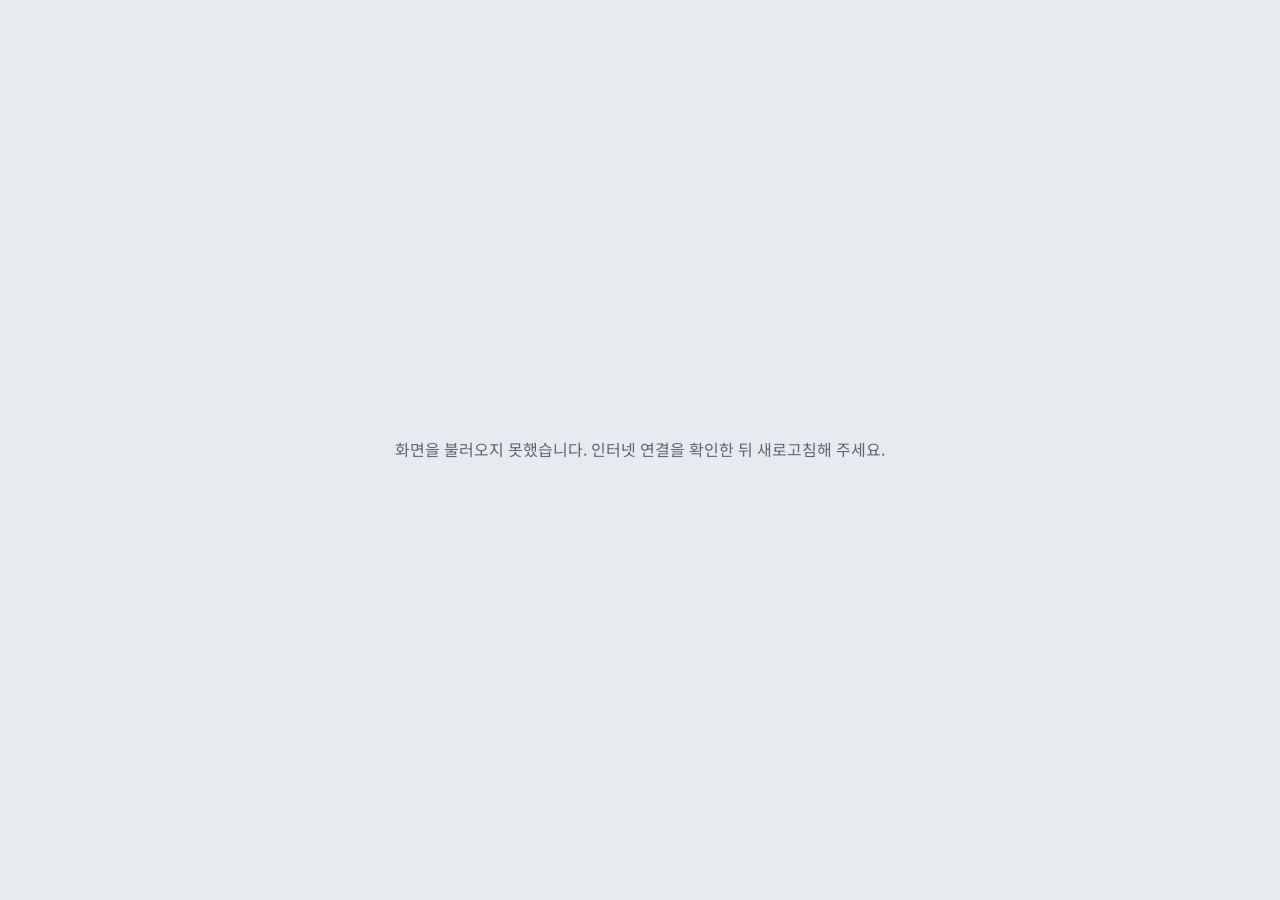
<file: index.html>
<!DOCTYPE html>
<html lang="ko">
<head>
<meta charset="utf-8">
<meta name="viewport" content="width=device-width, initial-scale=1">
<title>디지털 평가 문항 평정</title>
<link rel="preconnect" href="https://fonts.googleapis.com">
<link rel="preconnect" href="https://fonts.gstatic.com" crossorigin>
<link href="https://fonts.googleapis.com/css2?family=Noto+Sans+KR:wght@400;500;700&family=Noto+Serif+KR:wght@400;600;700&display=swap" rel="stylesheet">
<link rel="stylesheet" href="items/item.css">
<style>
  :root {
    color-scheme: light;
    --app: #E7EBEF;
    --panel: #FFFFFF;
    --ink: #1E2530;
    --muted: #5B6573;
    --line: #D3D9E0;
    --accent: #24467A;
    --accent-soft: #E4EBF5;
    --warn: #A33A2B;
    --sans: 'Noto Sans KR', 'Apple SD Gothic Neo', 'Malgun Gothic', sans-serif;
    --serif: 'Noto Serif KR', 'AppleMyungjo', 'Batang', serif;
  }
  * { box-sizing: border-box; }
  html, body { margin: 0; height: 100%; }
  body {
    background: var(--app); color: var(--ink);
    font-family: var(--sans); font-size: 16px; line-height: 1.6;
    word-break: keep-all; -webkit-text-size-adjust: 100%;
  }
  button { font: inherit; color: inherit; }
  :focus-visible { outline: 3px solid var(--accent); outline-offset: 2px; }

  /* ================= 앱 틀 (조사 화면) ================= */
  #app { display: flex; flex-direction: column; height: 100vh; height: 100dvh; }
  .top { background: var(--panel); border-bottom: 1px solid var(--line); padding: 8px 24px 0; flex: none; }
  .top-row { display: flex; align-items: baseline; gap: 16px; min-height: 28px; }
  .app-title { font-weight: 700; font-size: 17px; }
  .where { color: var(--muted); font-size: 15px; }
  .count { margin-left: auto; font-weight: 700; font-size: 17px; font-variant-numeric: tabular-nums; }
  /* 문항 번호 칩(.chip)은 손가락으로 누르는 버튼이라 크기(40px)는 그대로 두고, 위아래 여백만 줄였습니다. */
  .chips { display: flex; gap: 8px; padding: 6px 0 8px; overflow-x: auto; }
  .chip {
    flex: none; width: 40px; height: 40px; border-radius: 50%;
    border: 1.5px solid var(--line); background: var(--panel);
    font-weight: 500; cursor: pointer; font-variant-numeric: tabular-nums;
  }
  .chip.done { background: var(--accent-soft); border-color: var(--accent-soft); color: var(--accent); }
  .chip.cur { border-color: var(--accent); background: var(--accent); color: #fff; }
  .chip.missing { border-color: var(--warn); color: var(--warn); }
  .bar { height: 4px; margin: 0 -24px; background: var(--line); }
  .bar span { display: block; height: 100%; background: var(--accent); }
  .top:not(:has(.chips)) .top-row { padding-bottom: 12px; }
  .main { flex: 1; min-height: 0; overflow-y: auto; }
  .bottom {
    flex: none; background: var(--panel); border-top: 1px solid var(--line);
    display: flex; align-items: center; gap: 12px; padding: 10px 24px; min-height: 64px;
  }
  .msg { color: var(--warn); font-size: 15px; flex: 1; }
  .btn {
    min-height: 48px; min-width: 120px; padding: 0 24px; border-radius: 8px;
    border: 1.5px solid var(--line); background: var(--panel); font-weight: 500; cursor: pointer;
  }
  .btn.primary { background: var(--accent); border-color: var(--accent); color: #fff; margin-left: auto; }
  .btn:disabled { opacity: .4; cursor: default; }

  .sheet { max-width: 760px; margin: 0 auto; padding: 36px 24px 56px; }
  .sheet h1 { font-size: 24px; margin: 0 0 12px; }
  .lead { color: var(--muted); margin: 0 0 24px; white-space: pre-line; }
  .notice {
    border-left: 4px solid var(--accent); background: var(--accent-soft);
    padding: 14px 18px; margin: 0 0 28px; border-radius: 0 8px 8px 0; white-space: pre-line;
  }
  .field { border: 0; margin: 0 0 28px; padding: 0; min-width: 0; }
  .field legend { font-weight: 700; margin-bottom: 12px; padding: 0; }
  .field.missing legend { color: var(--warn); }
  .opts { display: flex; flex-wrap: wrap; gap: 10px; }
  .opt {
    min-height: 48px; padding: 0 20px; border-radius: 8px;
    border: 1.5px solid var(--line); background: var(--panel); cursor: pointer; text-align: left;
  }
  .opts.col { flex-direction: column; }
  .opts.col .opt { width: 100%; padding: 12px 18px; }
  .opt.on { border-color: var(--accent); background: var(--accent-soft); color: var(--accent); font-weight: 700; }
  textarea {
    width: 100%; font: inherit; padding: 12px 14px; border-radius: 8px;
    border: 1.5px solid var(--line); background: var(--panel); resize: vertical;
  }
  .field.missing textarea { border-color: var(--warn); }
  .code-input {
    width: 100%; max-width: 280px; min-height: 52px; padding: 0 16px;
    border-radius: 8px; border: 1.5px solid var(--line); background: var(--panel);
    font: inherit; font-size: 20px; font-weight: 700; letter-spacing: .12em; text-transform: uppercase;
  }
  .field.missing .code-input { border-color: var(--warn); }
  .debrief { white-space: pre-line; }
  .center { display: flex; align-items: center; justify-content: center; height: 100%; color: var(--muted); padding: 24px; text-align: center; }

  /* ================= 평정 화면 ================= */
  .rate { display: grid; grid-template-columns: minmax(0, 1fr) 420px; height: 100%; }
  .stage { display: flex; flex-direction: column; gap: 6px; padding: 10px 18px 12px; min-height: 0; }
  .stage-bar { display: flex; align-items: center; gap: 12px; flex: none; }
  .stage-note { color: var(--muted); font-size: 13px; margin: 0; }
  .stage-btn {
    margin-left: auto; flex: none; min-height: 32px; padding: 0 14px;
    border-radius: 8px; border: 1.5px solid var(--line); background: var(--panel);
    font-size: 14px; cursor: pointer;
  }
  .stage-area { flex: 1; min-height: 0; display: flex; align-items: center; justify-content: center; }
  .device {
    background: #2A2F36; border-radius: 22px; padding: 14px;
    box-shadow: 0 6px 24px rgba(20, 30, 45, .18);
  }
  /* 문항 화면: 고정 크기로 그린 뒤 통째로 확대·축소 (모든 평정자가 같은 배치를 봄) */
  .screen { position: relative; overflow: hidden; background: #fff; border-radius: 10px; }
  .canvas { position: absolute; top: 0; left: 0; transform-origin: top left; overflow: hidden; }
  .screen-scroll { position: absolute; inset: 0; overflow-y: auto; container-type: inline-size; }

  /* 전체 화면으로 키워 보기 */
  body.fullscreen .device {
    position: fixed; inset: 0; z-index: 900; border-radius: 0; padding: 0;
    display: flex; align-items: center; justify-content: center; background: #1B1F25;
  }
  body.fullscreen .screen { border-radius: 0; }
  #fsclose { display: none; }
  body.fullscreen #fsclose {
    display: block; position: fixed; z-index: 901; top: 16px; right: 16px;
    min-height: 44px; padding: 0 18px; border-radius: 8px;
    border: 0; background: rgba(255, 255, 255, .92); font-weight: 500; cursor: pointer;
  }

  /* 창이 좁을 때 안내 */
  #narrow {
    display: none; position: fixed; inset: 0; z-index: 1200; background: var(--app);
    align-items: center; justify-content: center; padding: 28px; text-align: center;
  }
  body.narrow #narrow { display: flex; }
  #narrow p { max-width: 24em; margin: 0; white-space: pre-line; line-height: 1.8; }

  .panel { background: var(--panel); border-left: 1px solid var(--line); overflow-y: auto; padding: 22px 22px 40px; }
  .panel h2 { font-size: 18px; margin: 0 0 6px; }
  .lock-note {
    margin: 0 0 18px; padding: 10px 14px; border-radius: 8px;
    background: #FFF4E5; color: #7A4A00; font-size: 15px;
  }
  .panel.open .lock-note { display: none; }
  .panel.locked .rate-btn { opacity: .35; pointer-events: none; }
  .rate-btn {
    border: 1.5px solid var(--line); background: var(--panel); border-radius: 8px; cursor: pointer;
  }
  .rb-n { font-size: 17px; font-weight: 700; }
  .rate-btn.on { border-color: var(--accent); background: var(--accent-soft); color: var(--accent); }
  .rate-btn.on .rb-t { color: var(--accent); }
  .crit { border: 1px solid var(--line); border-radius: 10px; padding: 14px 14px 12px; margin: 0 0 14px; min-width: 0; }
  .crit.missing { border-color: var(--warn); }
  .crit legend { padding: 0 6px; margin-left: -6px; font-weight: 700; font-size: 16px; }
  .crit.missing legend { color: var(--warn); }
  .crit-def { margin: 0 0 10px; color: var(--muted); font-size: 14px; }
  .crit-cue { color: var(--ink); font-size: 15px; font-weight: 600; }
  .rb-t b { font-weight: 700; }
  /* 시작하기 전에 */
  .guide .g-h { font-size: 18px; margin: 28px 0 12px; }
  .g-steps { list-style: none; margin: 0; padding: 0; display: grid; grid-template-columns: repeat(3, 1fr); gap: 12px; }
  .g-steps li { position: relative; background: var(--panel); border: 1px solid var(--line); border-radius: 12px; padding: 16px 16px 14px; display: flex; flex-direction: column; gap: 6px; font-size: 14.5px; }
  .g-steps.two { grid-template-columns: repeat(2, 1fr); }
  .g-steps li + li::before { content: '→'; position: absolute; left: -12px; top: 50%; transform: translate(-50%, -50%); color: var(--muted); font-size: 18px; }
  .g-steps b { font-size: 17px; }
  .g-n { width: 28px; height: 28px; border-radius: 8px; background: #263445; color: #fff; display: flex; align-items: center; justify-content: center; font-weight: 700; }
  .g-tag { font-style: normal; display: inline-block; padding: 1px 8px; border-radius: 6px; font-size: 13.5px; font-weight: 700; border: 1.5px solid; }
  .g-tag.met { color: var(--accent); border-color: var(--accent); background: var(--accent-soft); }
  .g-tag.unmet { color: #9A3412; border-color: #C2410C; background: #FFF1E8; }
  .g-tag.na { color: var(--muted); border-color: var(--line); background: #fff; }
  .g-badge { font-style: normal; display: inline-flex; width: 20px; height: 20px; border-radius: 50%; background: #E0342B; color: #fff; font-size: 12px; font-weight: 700; align-items: center; justify-content: center; vertical-align: 1px; }
  .g-screen { position: relative; width: 420px; max-width: 100%; border-radius: 12px; background: #E9EDF2; border: 1px solid var(--line); overflow: visible; }
  .g-bar { display: flex; justify-content: space-between; padding: 6px 12px; font-size: 13px; color: var(--muted); background: #fff; border-radius: 12px 12px 0 0; border-bottom: 1px solid var(--line); }
  .g-bar.bottom { background: transparent; border: 0; border-radius: 0 0 12px 12px; justify-content: center; gap: 40px; }
  .g-bar span { border: 1px solid var(--line); border-radius: 5px; padding: 0 6px; }
  .g-item { margin: 10px 12px 0; height: 120px; background: #fff; border: 3px dashed #E0342B; border-radius: 10px; display: flex; flex-direction: column; align-items: center; justify-content: center; gap: 4px; }
  .g-item b { color: #E0342B; font-size: 18px; }
  .g-item span { color: var(--muted); font-size: 13px; }
  .g-cap { position: absolute; left: calc(100% + 16px); top: 50%; transform: translateY(-50%); width: 170px; margin: 0; font-size: 13px; color: var(--muted); }
  .g-cap::before { content: ''; position: absolute; left: -14px; top: 50%; width: 10px; border-top: 1px solid var(--muted); }
  @media (max-width: 760px) { .g-steps { grid-template-columns: 1fr; } .g-steps li + li::before { display: none; } .g-cap { position: static; transform: none; width: auto; padding: 8px 12px; } .g-cap::before { display: none; } }
  .g-table { width: 100%; border-collapse: collapse; background: var(--panel); border-radius: 10px; overflow: hidden; }
  .g-table th, .g-table td { border-bottom: 1px solid var(--line); padding: 10px 12px; text-align: left; vertical-align: top; font-size: 15px; }
  .g-table th { width: 110px; }
  .g-table small { color: var(--muted); }
  .g-note { margin: 12px 0 0; padding: 10px 14px; border-left: 4px solid var(--accent); background: var(--accent-soft); border-radius: 0 8px 8px 0; }
  .g-tips { margin: 0; padding-left: 20px; color: var(--ink); }
  .g-tips li + li { margin-top: 4px; }
  /* 지표 판단 (충족 / 미충족 / 해당 없음 + 근거 요소) */
  .ind { border-top: 1px solid var(--line); padding: 12px 0 12px; }
  .ind:first-of-type { border-top: 0; padding-top: 4px; }
  .ind.missing .ind-h { color: var(--warn); }
  .ind-h { margin: 0 0 8px; font-size: 14.5px; line-height: 1.5; }
  .ind-h b { font-size: 15.5px; margin-right: 4px; }
  .ind-opts { display: grid; grid-template-columns: 1fr 1fr 1fr; gap: 6px; }
  .jd-btn { min-height: 42px; border: 1.5px solid var(--line); background: var(--panel); border-radius: 8px; font-size: 15px; cursor: pointer; }
  .panel.locked .jd-btn, .panel.locked .ev-chip { opacity: .35; pointer-events: none; }
  .jd-btn.on { border-color: var(--accent); background: var(--accent-soft); color: var(--accent); font-weight: 700; }
  .jd-btn.jd-unmet.on { border-color: #C2410C; background: #FFF1E8; color: #9A3412; }
  .ind-ev { margin-top: 8px; padding: 10px; border-radius: 8px; background: #FFF7F1; border: 1px solid #F5D3BE; }
  .ev-q { margin: 0 0 8px; font-size: 13.5px; color: #7C2D12; }
  .ev-chips { display: flex; flex-wrap: wrap; gap: 6px; margin-bottom: 8px; }
  .ev-chip { min-height: 36px; padding: 4px 10px; border-radius: 999px; border: 1.5px solid #E5B79B; background: #fff; font-size: 14px; cursor: pointer; }
  .ev-chip .ev-n { display: inline-flex; align-items: center; justify-content: center; min-width: 22px; height: 22px; margin-right: 6px;
                   border-radius: 11px; background: #E0342B; color: #fff; font-size: 13px; }
  .ev-chip.on { background: #C2410C; border-color: #C2410C; color: #fff; }
  .ev-chip.on .ev-n { background: #fff; color: #E0342B; }
  .ev-note { width: 100%; min-height: 38px; padding: 6px 10px; border-radius: 6px; border: 1.5px solid #E5B79B; font: inherit; font-size: 14px; }
  .crit-steps b { font-size: 14px !important; }
  /* 준거 아래 지표(판단 단서) */
  .crit-inds { margin: 0 0 8px; padding: 8px 10px 8px 26px; background: #F5F7FA; border-radius: 8px; font-size: 14px; line-height: 1.5; color: var(--ink); }
  .crit-inds li + li { margin-top: 3px; }
  .crit-inds b { font-weight: 700; }
  .crit-note { margin: 0 0 10px; font-size: 13px; color: var(--muted); }
  /* 준거를 하나씩 보여 주는 평정 칸 (SURVEY.stepCriteria) — 위쪽 요약 칸을 눌러 준거를 오감 */
  .crit-steps { display: grid; grid-template-columns: repeat(var(--steps, 4), 1fr); gap: 6px; margin: 4px 0 14px; }
  .crit-step {
    border: 1.5px solid var(--line); background: var(--panel); border-radius: 8px; cursor: pointer;
    padding: 6px 4px; font: inherit; font-size: 13px; line-height: 1.3; color: var(--muted); text-align: center;
  }
  .crit-step b { display: block; font-size: 17px; color: var(--ink); }
  .crit-step.cur { border-color: var(--accent); color: var(--accent); background: var(--accent-soft); }
  .crit-step.missing { border-color: var(--warn); color: var(--warn); }
  .panel.locked .crit-step { opacity: .35; pointer-events: none; }
  .crit[hidden] { display: none; }
  .crit-opts { display: grid; gap: 6px; }
  .crit-opts .rate-btn {
    display: flex; gap: 10px; align-items: flex-start; text-align: left;
    padding: 9px 12px; min-height: 44px;
  }
  .crit-opts .rb-n { flex: none; width: 1.4em; font-size: 16px; }
  .rb-t { font-size: 14px; line-height: 1.5; color: var(--ink); }

  /* 문항 화면과 플랫폼 공통 요소의 모양은 items/item.css 에 있습니다. */

  /* 풀이 모드: 평정 칸을 접고 문항을 크게 / 평정 모드: 문항 + 평정 칸 */
  .rate.m-solve { grid-template-columns: minmax(0, 1fr); }
  .rate.m-solve .panel { display: none; }
  .btn.ghost { min-width: 0; margin-left: auto; }
  .bottom .btn.ghost ~ .btn.primary { margin-left: 0; }   /* 평정 화면에서만(전체 화면·단계 탭 다음). 다른 화면의 [다음]은 오른쪽 끝 그대로 */
  /* 큰 화면에서는 단계 탭을 쓰지 않는다(문항 + 평정 칸을 늘 함께) */
  body.wide .steps-tab { display: none; }
  /* 단계 탭: 지금 단계가 늘 보인다 (① 풀기 = 평정 칸 접고 문항 크게, ② 평정 = 문항 + 평정 칸) */
  .steps-tab { display: flex; flex: none; border: 1.5px solid var(--accent); border-radius: 10px; overflow: hidden; }
  .steps-tab .st { min-height: 46px; padding: 0 18px; border: 0; background: var(--panel); color: var(--accent); font-weight: 700; cursor: pointer; }
  .steps-tab .st + .st { border-left: 1.5px solid var(--accent); }
  body.m-solve .steps-tab .st-solve, body:not(.m-solve) .steps-tab .st-rate { background: var(--accent); color: #fff; }
  /* 연습 안내·피드백 */
  .coach { margin: 0 0 14px; padding: 10px 14px; border-radius: 8px; background: #EEF6EC; border: 1px solid #B9DDB2; color: #1F5A17; font-size: 14.5px; }
  .fb { padding: 10px 14px; border-radius: 8px; margin: 10px 0 14px; }
  .fb.ok { background: #EEF6EC; border: 1px solid #B9DDB2; color: #1F5A17; }
  .fb.diff { background: #FFF4E5; border: 1px solid #F3D19C; color: #7A4A00; }
  .fb-h { font-size: 15px; margin: 14px 0 6px; }
  .fb-list { margin: 0; padding-left: 20px; font-size: 14.5px; }
  .fb-text { margin: 0; font-size: 14.5px; line-height: 1.6; }
  .device { padding: 8px; border-radius: 16px; }

  /* 세로가 짧은 화면(태블릿·작은 노트북): 머리글을 한 줄로, 여백을 줄여 문항을 크게 */
  @media (max-height: 920px) {
    .top { display: flex; flex-wrap: wrap; align-items: center; column-gap: 16px; padding: 4px 16px 0; }
    .top-row { min-height: 0; flex: none; gap: 10px; }
    .app-title { font-size: 15px; }
    .where { display: none; }
    .count { font-size: 15px; order: 3; margin-left: auto; }
    .chips { flex: 1; order: 2; padding: 4px 0; gap: 6px; }
    .chip { width: 34px; height: 34px; font-size: 14px; }
    .bar { flex-basis: 100%; order: 4; margin: 0 -16px; }
    .stage { padding: 6px 12px 6px; gap: 4px; }
    .stage-bar { display: none; }
    .stage-btn { min-height: 30px; font-size: 13px; }
    .device { padding: 5px; border-radius: 12px; }
    .bottom { min-height: 54px; padding: 6px 16px; }
    .btn { min-height: 42px; }
    .rate { grid-template-columns: minmax(0, 1fr) 380px; }
    .panel { padding: 16px 16px 32px; }
  }

  /* ================= 좁은 화면 ================= */
  @media (max-width: 980px) {
    .rate { display: block; height: auto; }
    .stage { padding: 12px; }
    .stage-area { min-height: 62vh; }
    .panel { border-left: 0; border-top: 1px solid var(--line); }
  }
  @media (max-width: 820px) {
    .top { padding: 10px 16px 0; }
    .bar { margin: 0 -16px; }
    .bottom { padding: 10px 16px; }
    .where { display: none; }
    .btn { min-width: 96px; }
  }
</style>
</head>
<body>
<div id="app" data-preview="" data-form=""><div class="center">불러오는 중입니다</div></div>
<button type="button" id="fsclose">전체 화면 닫기 ✕</button>
<div id="narrow"><p></p></div>

<script src="items/items.js"></script>
<script src="items/runtime.js"></script>
<script>
const PREVIEW = new URLSearchParams(location.search).get('preview') ? '1' : (document.getElementById('app').dataset.preview || '');
// 서버(앱스크립트) 주소와 도구 판. npm run build:web 이 Code.gs의 STUDY에서 읽어 채웁니다. 직접 고치지 마세요.
const SERVER = {"url":"https://script.google.com/macros/s/AKfycbyNy5FZc8_bwkT0knZWVMoC5fBHyTvCW-9uTfU1WD1leMMHB3qF4QZJW29csodM-BNt/exec","toolVersion":"준거13-2"};
const CIRC = ['①', '②', '③', '④', '⑤', '⑥', '⑦', '⑧'];
const app = document.getElementById('app');

let S = null;   // 연구 설정
let R = null;   // 응답 기록
let activeTimer = null;

// ---------- 서버 부르기 ----------
// 화면은 GitHub Pages에서 열리므로 앱스크립트 함수를 웹 요청(fetch)으로 부릅니다.
// 'text/plain'으로 보내는 까닭: JSON이라고 밝히면 브라우저가 사전 확인 요청을 먼저 보내는데,
// 앱스크립트는 거기에 답하지 못해 요청이 막힙니다.
// 미리보기 파일에서는 tools/mock-server.js 가 window.__mockServer 로 이 자리를 대신합니다.
function callServer(fn, args) {
  if (window.__mockServer) return window.__mockServer(fn, args);
  return fetch(SERVER.url, {
    method: 'POST',
    headers: { 'Content-Type': 'text/plain;charset=utf-8' },
    body: JSON.stringify({ fn: fn, args: args, toolVersion: SERVER.toolVersion })
  })
    .then(r => r.json())
    .then(res => { if (res.error) throw new Error(res.error); return res.result; });
}

// 화면 파일과 서버의 도구 판이 다르면 진행을 막는다 (한쪽만 새로 올렸거나, 옛 화면이 브라우저에 남은 경우)
function isVersionError(err) {
  if (!err || err.message !== 'version') return false;
  app.innerHTML = '<div class="center">조사 화면이 새로 바뀌었습니다. 새로고침한 뒤 다시 시작해 주세요.</div>';
  return true;
}

// ---------- 공통 도구 ----------
function esc(s) {
  return String(s).replace(/[&<>"']/g, c => ({ '&': '&amp;', '<': '&lt;', '>': '&gt;', '"': '&quot;', "'": '&#39;' }[c]));
}
// 연구자가 입력한 문구: <u>, <b>, <br>만 허용
function rich(s) {
  return esc(s).replace(/&lt;(\/?)(u|b|br)\s*\/?&gt;/g, '<$1$2>');
}
// 연구자가 Code.gs에 적어 둔 그림(SVG)만 그대로 그린다.
// <svg>로 시작하지 않거나 스크립트·이벤트가 섞여 있으면 통째로 버린다(빈 문자열).
function svgOnly(s) {
  const v = String(s || '').trim();
  if (!/^<svg[\s>]/i.test(v) || !/<\/svg>$/i.test(v)) return '';
  if (/<script|javascript:|\son[a-z]+\s*=/i.test(v)) return '';
  return v;
}
function now() { return performance.now(); }
function surveyDef() { return S.survey; }

// ---------- 문항 화면 크기 맞추기 ----------
// 문항은 늘 같은 고정 크기(기본 1024×768)로 그리고, 창에 맞춰 통째로 확대·축소만 한다.
// 그래야 모니터 크기와 상관없이 모든 평정자가 완전히 같은 배치를 본다.
let SCALE = 1;

function fitScreen() {
  const screen = document.getElementById('screen');
  const canvas = screen && screen.querySelector('.canvas');
  const area = document.getElementById('stagearea');
  if (!screen || !canvas || !area) return;

  const CW = S.study.screen.width, CH = S.study.screen.height;
  const full = document.body.classList.contains('fullscreen');
  // 아래 20px는 문항 화면(기기 테두리)이 창 가장자리에 딱 붙지 않게 두는 여백입니다.
  // 더 줄이면 문항이 더 크게(확대율이 높게) 보이지만, 너무 줄이면 스크롤바 등과 겹칠 수 있습니다.
  const aw = (full ? window.innerWidth : area.clientWidth) - (full ? 8 : 20);
  const ah = (full ? window.innerHeight : area.clientHeight) - (full ? 8 : 20);
  const s = Math.max(0.3, Math.min(aw / CW, ah / CH, 1.8));

  SCALE = s;
  canvas.style.width = CW + 'px';
  canvas.style.height = CH + 'px';
  canvas.style.transform = 'scale(' + s + ')';
  screen.style.width = Math.round(CW * s) + 'px';
  screen.style.height = Math.round(CH * s) + 'px';
  if (!full) updateGuard(s);
  if (ITEM_VIEW) ITEM_VIEW.redraw();
}

function toggleFullscreen(on) {
  document.body.classList.toggle('fullscreen', on);
  fitScreen();
}

// 창이 작아 문항이 지나치게 줄어들면 진행을 막고 안내
function updateGuard(scale) {
  if (!S) return;
  const minW = S.study.minWindowWidth || 0;
  const minS = S.study.minScale || 0;
  const tooNarrow = window.innerWidth < minW || (scale != null && scale < minS);
  document.body.classList.toggle('narrow', tooNarrow);
  if (tooNarrow) {
    document.querySelector('#narrow p').textContent =
      '이 조사는 문항 화면을 있는 그대로 보셔야 하므로 화면이 넓은 기기가 필요합니다.\n\n' +
      'PC나 노트북에서 열어 주시거나, 창을 최대로 넓혀 주세요.\n' +
      '창을 넓히시면 이 안내는 저절로 사라지고, 하던 곳에서 이어서 하실 수 있습니다.';
    if (document.body.classList.contains('fullscreen')) document.body.classList.remove('fullscreen');
  }
}

function checkWidth() { updateGuard(null); }

window.addEventListener('resize', () => { checkWidth(); fitScreen(); });
document.getElementById('fsclose').addEventListener('click', () => toggleFullscreen(false));
document.addEventListener('keydown', e => {
  if (e.key === 'Escape' && document.body.classList.contains('fullscreen')) toggleFullscreen(false);
});

function shell({ where = '', count = '', chips = '', progress = 0, body = '', footer = '' }) {
  app.innerHTML =
    `<header class="top">
       <div class="top-row">
         <span class="app-title">${esc(S.study.title)}</span>
         <span class="where">${esc(where)}</span>
         <span class="count">${esc(count)}</span>
       </div>
       ${chips}
       <div class="bar"><span style="width:${progress}%"></span></div>
     </header>
     <main class="main" id="main">${body}</main>
     <footer class="bottom">${footer}</footer>`;
}

// ---------- 시작 ----------
callServer('getStudy', []).then(
  s => {
    S = s;
    // 서버와 화면의 자료 형식 확인: 지표마다 id 가 있어야 판단이 제 지표에 기록된다 (예전 판 Code.gs 는 막는다)
    const inds = [];
    ((s.survey && s.survey.criteria) || []).forEach(c => (c.indicators || []).forEach(x => inds.push(x)));
    if (!inds.length || inds.some(x => !x.id) || new Set(inds.map(x => x.id)).size !== inds.length) {
      app.innerHTML = '<div class="center">서버(Code.gs)가 이 화면과 맞지 않는 판입니다. 연구자에게 알려 주세요.</div>';
      return;
    }
    checkWidth(); renderConsent();
  },
  err => {
    if (isVersionError(err)) return;
    app.innerHTML = '<div class="center">화면을 불러오지 못했습니다. 인터넷 연결을 확인한 뒤 새로고침해 주세요.</div>';
  });

window.addEventListener('beforeunload', e => {
  saveProgress();
  if (R && !R.finishedAt) { e.preventDefault(); e.returnValue = ''; }
});
window.addEventListener('pagehide', () => saveProgress());
document.addEventListener('visibilitychange', () => {
  if (document.hidden) saveProgress();
  if (!activeTimer) return;
  if (document.hidden) activeTimer.pause(); else activeTimer.resume();
});

// ---------- 중간 저장 ----------
// 진행 상황을 이 기기의 브라우저 저장소에 참여 코드별로 저장한다. 같은 기기·브라우저에서 같은 코드를 다시 넣으면
// 이어서 할 수 있다. 제출을 마치면 지운다. 미리보기(코드 없음)는 저장하지 않는다.
// 저장 시각에 화면을 보고 있던 시간도 함께 넣으므로(문항별 visibleMs), 다시 들어와도 본 시간이 이어진다.
let WHERE = 'start';          // 'guide' | 'demo' | 'practice' | 'main' | 'final' — 다시 들어올 자리
let CUR = 0;                  // 연습·본 평정에서 보고 있던 문항 차례
function saveKey(code) { return 'item-rating:' + SERVER.toolVersion + ':' + code; }
function saveProgress() {
  if (!R || R.test || !R.code || R.saved) return;
  try {
    // 보고 있는 문항의 본 시간을 지금까지로 반영해 저장(타이머는 그대로 돎)
    const keep = k => k === '_mode' || k === '_fb' || k === '_auto';
    const snap = JSON.stringify({ savedAt: new Date().toISOString(), where: WHERE, phase: PHASE, cur: CUR, R: R }, (k, v) => {
      if (k.charAt(0) === '_' && !keep(k)) return undefined;
      if (v && typeof v === 'object' && v._enter != null && typeof v.visibleMs === 'number') {
        return Object.assign({}, v, { visibleMs: v.visibleMs + (now() - v._enter) });
      }
      return v;
    });
    localStorage.setItem(saveKey(R.code), snap);
  } catch (e) { /* 저장소를 못 쓰는 브라우저(사생활 보호 모드 등)는 그냥 넘어간다 */ }
}
function loadProgress(code, pid) {
  try {
    const raw = localStorage.getItem(saveKey(code));
    if (!raw) return null;
    const d = JSON.parse(raw);
    return d && d.R && d.R.pid === pid ? d : null;   // 서버가 같은 참여자로 이어 줄 때만 쓴다
  } catch (e) { return null; }
}
function clearProgress(code) { try { localStorage.removeItem(saveKey(code)); } catch (e) { /* 무시 */ } }
// 바뀔 때마다 부르지만, 너무 잦지 않게 묶어서 저장
let saveTimer = null;
function saveSoon() { clearTimeout(saveTimer); saveTimer = setTimeout(saveProgress, 400); }

/** 저장된 진행 상황이 있으면 이어서 할지 묻는다 */
function offerResume(a, saved) {
  const done = (saved.R.items || []).filter(isComplete).length, total = (saved.R.items || []).length;
  const t = new Date(saved.savedAt);
  const when = isNaN(t) ? '' : `${t.getMonth() + 1}월 ${t.getDate()}일 ${t.getHours()}시 ${String(t.getMinutes()).padStart(2, '0')}분`;
  const pos = saved.where === 'main' ? `본 문항 ${total}개 가운데 ${done}개 평정 완료`
    : saved.where === 'practice' ? '연습 문항 진행 중'
    : saved.where === 'final' ? '모든 문항 평정 완료(마지막 질문 단계)' : '시작 단계';
  shell({
    body: `<section class="sheet guide">
      <h1>이어서 하시겠어요?</h1>
      <p class="lead">이 기기에 저장된 진행 상황이 있습니다.</p>
      <table class="g-table">
        <tr><th>진행</th><td>${esc(pos)}</td></tr>
        <tr><th>저장 시각</th><td>${esc(when)}</td></tr>
      </table>
      <p class="g-note">[처음부터 다시]를 누르면 저장된 내용이 지워집니다.</p>
    </section>`,
    footer: `<button class="btn" id="restart">처음부터 다시</button><button class="btn primary" id="resume">이어서 하기</button>`
  });
  app.oninput = null;
  app.onclick = e => {
    if (e.target.closest('#restart')) { clearProgress(a.code); startStudy(a); return; }
    if (!e.target.closest('#resume')) return;
    R = saved.R;
    R.assignedAt = a.assignedAt;
    PHASE = saved.phase === 'practice' ? 'practice' : 'main';
    const w = saved.where;
    if (w === 'final') { WHERE = 'final'; renderFinal(); return; }
    if ((w === 'main' || w === 'practice') && LIST() && LIST().length) { renderRating(Math.min(saved.cur || 0, LIST().length - 1)); return; }
    if (w === 'demo') { renderDemo(); return; }
    renderGuide();
  };
}

// ---------- 설문형 화면 공통 ----------
function formPage({ progress = 0, heading, lead = '', notice = '', fields, nextLabel = '다음', onNext }) {
  const vals = {};
  fields.forEach(f => { vals[f.name] = f.type === 'text' || f.type === 'code' ? '' : null; });

  const fieldHtml = fields.map(f => {
    if (f.type === 'choice') {
      return `<fieldset class="field" data-field="${f.name}">
        <legend>${esc(f.label)}</legend>
        <div class="opts ${f.column ? 'col' : ''}">
          ${f.choices.map((c, i) => `<button type="button" class="opt" aria-pressed="false" data-field="${f.name}" data-v="${i}">${esc(c)}</button>`).join('')}
        </div></fieldset>`;
    }
    if (f.type === 'code') {
      return `<fieldset class="field" data-field="${f.name}"><legend>${esc(f.label)}</legend>
        <input type="text" class="code-input" data-field="${f.name}" maxlength="12"
          autocomplete="off" autocapitalize="characters" spellcheck="false" placeholder="예: K7P3QX"></fieldset>`;
    }
    return `<fieldset class="field" data-field="${f.name}"><legend>${esc(f.label)}</legend>
      <textarea data-field="${f.name}" rows="4"></textarea></fieldset>`;
  }).join('');

  shell({
    progress,
    body: `<section class="sheet">
      <h1>${esc(heading)}</h1>
      ${lead ? `<p class="lead">${esc(lead)}</p>` : ''}
      ${notice ? `<p class="notice">${esc(notice)}</p>` : ''}
      ${fieldHtml}
    </section>`,
    footer: `<span class="msg" id="msg" role="alert"></span><button class="btn primary" id="next">${esc(nextLabel)}</button>`
  });

  app.oninput = e => { if (e.target.dataset.field) vals[e.target.dataset.field] = e.target.value; };
  app.onclick = e => {
    const b = e.target.closest('button');
    if (!b) return;
    if (b.classList.contains('opt')) {
      b.parentElement.querySelectorAll('button').forEach(x => {
        x.classList.toggle('on', x === b);
        x.setAttribute('aria-pressed', x === b);
      });
      vals[b.dataset.field] = Number(b.dataset.v);
      b.closest('fieldset').classList.remove('missing');
      return;
    }
    if (b.id === 'next') {
      let firstMissing = null;
      fields.forEach(f => {
        if (!f.required) return;
        const fs = app.querySelector(`fieldset[data-field="${f.name}"]`);
        const miss = f.type === 'choice' ? vals[f.name] === null : !String(vals[f.name]).trim();
        fs.classList.toggle('missing', miss);
        if (miss && !firstMissing) firstMissing = fs;
      });
      if (firstMissing) {
        document.getElementById('msg').textContent = '빨간색으로 표시된 질문에 응답해 주세요.';
        firstMissing.scrollIntoView({ behavior: 'smooth', block: 'start' });
        return;
      }
      onNext(vals);
    }
  };
}

// ---------- 1. 동의 ----------
function renderConsent() {
  formPage({
    heading: S.study.title,
    lead: S.study.intro,
    notice: S.study.deviceNote,
    fields: [
      { type: 'choice', name: 'consent', label: '연구 참여에 동의하십니까?', choices: ['동의합니다', '동의하지 않습니다'], required: true }
    ].concat(PREVIEW ? [] : [
      { type: 'code', name: 'code', label: '안내받으신 참여 코드를 입력해 주세요.' }
    ]),
    nextLabel: '시작하기',
    onNext: v => {
      if (v.consent === 1) {
        shell({ body: '<div class="center">참여하지 않기로 하셨습니다. 이 창을 닫으셔도 됩니다.</div>' });
        return;
      }
      const msg = document.getElementById('msg');
      const code = String(v.code || '').toUpperCase().replace(/\s/g, '');
      const codeField = app.querySelector('fieldset[data-field="code"]');
      if (!PREVIEW && !code) {
        codeField.classList.add('missing');
        msg.textContent = '참여 코드를 입력해 주세요.';
        return;
      }
      const btn = document.getElementById('next');
      btn.disabled = true; btn.textContent = '확인 중';
      callServer('assignParticipant', [PREVIEW, code]).then(
        a => {
          if (a.ok) {
            const saved = !a.test && a.code ? loadProgress(a.code, a.pid) : null;
            if (saved) offerResume(a, saved); else startStudy(a);
            return;
          }
          btn.disabled = false; btn.textContent = '시작하기';
          if (codeField) codeField.classList.add('missing');
          msg.textContent = a.reason === 'done'
            ? '이미 참여를 마친 코드입니다. 연구자에게 문의해 주세요.'
            : '참여 코드를 다시 확인해 주세요.';
        },
        err => {
          if (isVersionError(err)) return;
          btn.disabled = false; btn.textContent = '시작하기';
          msg.textContent = '연결에 실패했습니다. 다시 눌러 주세요.';
        });
    }
  });
}

function startStudy(a) {
  // 서버는 세트(E 초등 / M 중등)마다 문항 순서를 정해 보내고, 어느 세트를 볼지는 기본 정보의 학교급 답으로 정한다.
  // 결함 상태(a.defects)는 이 참여자가 본 그대로 제출 때 함께 돌려보낸다(시트의 defect_on 열).
  R = {
    pid: a.pid, code: a.code, test: a.test, assignedAt: a.assignedAt,
    orders: a.orders || {}, defects: a.defects || {}, level: '', order: [],
    startedAt: new Date().toISOString(), finishedAt: null,
    device: { width: window.innerWidth, height: window.innerHeight, ua: navigator.userAgent },
    demo: {}, final: {}, items: []
  };
  renderGuide();
}

/** 기본 정보에서 고른 학교급의 세트로 평정할 문항 목록을 만든다 */
function chooseLevel() {
  const lv = S.study.levelFrom;                        // { key: 'school', sets: ['E', 'M'] }
  const set = lv.sets[R.demo[lv.key]] || lv.sets[0];
  if (R.level === set && R.items.length) return;      // 기본 정보를 다시 거쳐도 같은 세트면 기록을 그대로 둔다
  const order = (R.orders[set] || []).filter(id => ITEM_DEFS[id]);
  R.level = set;
  R.order = order;
  R.items = order.map(newLog);
}

/** 문항 하나의 기록 틀 */
function newLog(id, i) {
  return {
    id: id, pos: i + 1, response: null,
    visibleMs: 0, visits: 0, firstInteractMs: null, interactions: 0,
    passageOpens: 0,      // 지문 팝업을 연 횟수
    answerChecks: 0,      // 플랫폼 [정답 확인]을 누른 횟수
    scratchOpens: 0,      // 플랫폼 연습장을 연 횟수
    failedTries: 0,
    // 풀이 시간과 평정 시간을 가르는 기록. 모두 '이 문항 화면을 본 시간' 기준(다른 문항에 가 있던 시간은 뺌)
    solveMs: null,        // 첫 평정 전 마지막 조작까지 = 풀이 시간
    firstRatingMs: null,  // 첫 평정 버튼을 누를 때까지
    lastRatingMs: null,   // 마지막으로 평정 버튼을 누를 때까지 (평정 시간 ≈ 이 값 − 풀이 시간)
    lateInteractions: 0,  // 평정을 시작한 뒤에 다시 조작한 횟수
    judgments: {}, judgmentChanges: 0, comment: ''
  };
}

// ---------- 3-1. 연습 문항 ----------
// 본 평정 전에 연습 문항 3개(결함 없음 · 가독성 결함 · 조작 대상 크기 결함)를 풀고 판단해 본다.
// 연습을 마치면 의도한 판단을 보여 준다. 연습 기록은 분석에 넣지 않는다(서버로 보내지 않음).
let PHASE = 'main';                              // 'practice' | 'main'
// 평정 칸을 연 채로 문항이 이 배율 이상이면 '큰 화면'(단계 탭 없이 늘 함께). 0.75배 ≈ 본문 17px, 13인치 노트북(1440폭)급
const WIDE_MIN = 0.75;
let AUTO_RATE = null, autoTimer = null;
/** 응답을 다 했는가: 선택형·단답형은 답이 있으면, 끌어 놓기는 카드를 모두 놓으면, 선 잇기는 왼쪽을 모두 이으면 */
function responseFull(def, r) {
  if (r == null) return false;
  if (def.type === 'choice') return true;
  if (def.type === 'short') return !!String(r).trim();
  if (def.type === 'drag') return Object.keys(r).length >= def.cards.length;
  if (def.type === 'match') return Object.keys(r).length >= Object.keys(def.answer).length;
  return false;
}
function LIST() { return PHASE === 'practice' ? R.practice : R.items; }
// 연습 2개: 결함 없는 문항(P1), 미충족·근거 고르기(P3). 가독성 연습(P2)은 items.js 에 남겨 두고 쓰지 않는다.
const PRACTICE_IDS = ['P1', 'P3'];

function startPractice() {
  WHERE = 'practice'; CUR = 0;
  R.practice = PRACTICE_IDS.filter(id => ITEM_DEFS[id]).map(newLog);
  if (!R.practice.length) { PHASE = 'main'; renderRating(0); return; }
  PHASE = 'practice';
  shell({
    progress: 7,
    body: `<section class="sheet guide">
      <h1>연습 문항 2개</h1>
      <p class="lead">본 평정 전에 연습 문항 2개로 평정 방법을 익힙니다. 연습 결과는 분석에 쓰이지 않습니다.</p>
      <ol class="g-steps two">
        <li><span class="g-n">1</span><b>결함이 없는 문항</b><span>지표를 하나씩 판단해 봅니다.</span></li>
        <li><span class="g-n">2</span><b>미충족·근거 고르기</b><span>안내에 따라 미충족을 누르고 근거 요소를 골라 봅니다.</span></li>
      </ol>
      <p class="g-note">문항을 직접 풀어 본 뒤 평정 칸에서 지표를 판단합니다. 화면이 작은 기기에서는 아래의 <b>① 풀기</b> → <b>② 평정</b>으로 오갑니다. 각 연습을 마치면 의도한 판단을 보여 드립니다.</p>
    </section>`,
    footer: `<button class="btn primary" id="next">연습 시작</button>`
  });
  app.oninput = null;
  app.onclick = e => { if (e.target.closest('#next')) renderRating(0); };
}

function practiceDone() {
  PHASE = 'main'; WHERE = 'main'; CUR = 0; saveSoon();
  shell({
    progress: 8,
    body: `<section class="sheet guide">
      <h1>연습을 마쳤습니다</h1>
      <p class="lead">이제 본 문항 ${R.items.length}개를 평정합니다.</p>
      <p class="g-note">본 문항 가운데에는 결함이 없는 문항도 있고 결함이 있는 문항도 있습니다. 문항마다 모든 지표를 판단해 주세요.</p>
    </section>`,
    footer: `<button class="btn primary" id="next">본 평정 시작</button>`
  });
  app.oninput = null;
  app.onclick = e => { if (e.target.closest('#next')) renderRating(0); };
}

/** 연습 문항을 마쳤을 때 평정 칸 자리에 의도한 판단을 보여 준다 */
function practiceFeedback(log, def) {
  const pr = def.practice || {};
  const unmet = allIndicators().filter(x => (log.judgments[x.id] || {}).v === 'unmet');
  const elName = k => (log.elementMap && log.elementMap[k] ? log.elementMap[k].name : k);
  const mine = unmet.length
    ? unmet.map(x => `<li><b>${esc(x.name)}</b> 미충족 — 근거: ${esc((log.judgments[x.id].els || []).map(elName).join(', ') || '없음')}</li>`).join('')
    : '<li>미충족으로 판단한 지표가 없습니다.</li>';
  const hit = pr.target ? unmet.some(x => x.id === pr.target && (log.judgments[x.id].els || []).some(k => pr.evidence.indexOf(k) >= 0)) : !unmet.length;
  const panel = document.getElementById('panel');
  panel.classList.remove('locked'); panel.classList.add('open');
  panel.innerHTML = `<h2>${esc(pr.title || '연습')} · 확인</h2>
    <div class="fb ${hit ? 'ok' : 'diff'}"><b>${hit ? '의도한 판단과 같습니다.' : '의도한 판단과 다릅니다. 아래 설명을 확인해 주세요.'}</b></div>
    <h3 class="fb-h">선생님의 판단</h3><ul class="fb-list">${mine}</ul>
    <h3 class="fb-h">이 연습 문항의 의도</h3><p class="fb-text">${esc(pr.expect || '')}</p>
    <p class="crit-note">연습 판단은 분석에 쓰이지 않습니다. 아래 버튼으로 넘어가세요.</p>`;
}

// ---------- 2. 안내 ----------
// 글을 줄이고 단계 표시·화면 도식·판단 표로 보여 준다. 문구는 이 화면 코드에 있다(Code.gs 의 SURVEY.guide 는 맨 위 한 줄).
function renderGuide() {
  WHERE = 'guide'; saveSoon();
  const P = surveyDef();
  const nInd = allIndicators().length, nCrit = (P.criteria || []).length;
  shell({
    progress: 3,
    body: `<section class="sheet guide">
      <h1>시작하기 전에</h1>
      <p class="lead">${esc(P.guide)}</p>

      <h2 class="g-h">이렇게 진행합니다</h2>
      <ol class="g-steps">
        <li><span class="g-n">1</span><b>문항 풀기</b><span>학생이 된 것처럼 문항을 직접 풀어 봅니다.<br>끌어 놓기·선 잇기도 직접 조작해 보세요.</span></li>
        <li><span class="g-n">2</span><b>지표 판단</b><span>준거 ${nCrit}개, 지표 ${nInd}개를 하나씩<br><em class="g-tag met">충족</em> <em class="g-tag unmet">미충족</em> <em class="g-tag na">해당 없음</em> 중에서 고릅니다.</span></li>
        <li><span class="g-n">3</span><b>근거 고르기</b><span><em class="g-tag unmet">미충족</em>이면 문항 화면에 뜨는 <i class="g-badge">1</i> 번호 중<br>근거가 된 요소를 고릅니다.</span></li>
      </ol>

      <h2 class="g-h">평정하는 곳은 가운데 흰 칸입니다</h2>
      <div class="g-screen" aria-hidden="true">
        <div class="g-bar">확인평가 · 과학 <span>연습장</span></div>
        <div class="g-item"><b>평정 대상</b><span>문항 화면 (문두·지문·그림·선택지·응답 칸 …)</span></div>
        <div class="g-bar bottom">‹ 1 2 3 … › <span>정답 확인</span></div>
        <p class="g-cap left">위·아래 띠는 평가 플랫폼 공통 요소<br>(평정하지 않음)</p>
      </div>

      <h2 class="g-h">세 가지 판단</h2>
      <table class="g-table">
        <tr><th><em class="g-tag met">충족</em></th><td>지표에 맞게 만들어져 있다.</td></tr>
        <tr><th><em class="g-tag unmet">미충족</em></th><td>지표에 어긋나는 요소가 있다. → 근거가 된 화면 요소를 고릅니다(여러 개 가능).</td></tr>
        <tr><th><em class="g-tag na">해당 없음</em></th><td>이 문항에는 그 지표를 따질 요소가 없다.<br><small>예: 색으로 구분하는 정보가 없는 문항의 '색 외 구분 단서'</small></td></tr>
      </table>
      <p class="g-note">모든 지표는 <b>그 문항이 측정하려는 능력</b>과 <b>응시 학습자</b>에 비추어 판단해 주세요.</p>

      <h2 class="g-h">알아 두실 점</h2>
      <ul class="g-tips">
        ${S.study.requireInteraction ? '<li>문항을 한 번 이상 풀어 보셔야 평정 칸이 열립니다.</li>' : ''}
        <li>화면이 작은 기기(태블릿 등)에서는 아래의 <b>① 풀기</b>(문항을 크게)에서 풀고 <b>② 평정</b>(문항 + 평정 칸)에서 판단합니다. 큰 화면에서는 문항과 평정 칸이 처음부터 함께 보입니다.</li>
        <li>본 평정 전에 <b>연습 문항 2개</b>로 방법을 익힙니다.</li>
        <li>진행 상황은 이 기기에 저장됩니다. 창이 닫혀도 같은 기기에서 참여 코드를 다시 넣으면 이어서 할 수 있습니다.</li>
        <li>더 크게 보시려면 아래의 <b>[전체 화면]</b>을 누르세요.</li>
        <li>맨 위의 번호를 눌러 다른 문항으로 오갈 수 있고, 평정은 나중에 고칠 수 있습니다.</li>
      </ul>
    </section>`,
    footer: `<button class="btn primary" id="next">다음</button>`
  });
  app.oninput = null;
  app.onclick = e => { if (e.target.closest('#next')) renderDemo(); };
}

// ---------- 3. 기본 정보 ----------
function renderDemo() {
  WHERE = 'demo'; saveSoon();
  formPage({
    progress: 6,
    heading: '기본 정보',
    fields: S.demo.map(d => ({ type: 'choice', name: d.key, label: d.label, choices: d.choices, column: d.column, required: true })),
    onNext: v => {
      S.demo.forEach(d => { R.demo[d.key] = v[d.key]; });
      chooseLevel();
      startPractice();
    }
  });
}

// ---------- 4. 문항 보기 + 평정 ----------
function itemDef(id) { return ITEM_DEFS[id]; }

/** 이 문항 화면을 지금까지 본 시간(ms). 다른 문항에 가 있거나 창이 가려진 시간은 빠짐 */
function seenMs(log) {
  return log.visibleMs + (log._enter != null ? now() - log._enter : 0);
}

// 평정: 문항마다 지표(지금 13개)를 '충족 / 미충족 / 해당 없음' 중 하나로 판단한다.
// '미충족'이면 문항 화면에 번호로 표시된 요소 가운데 근거가 된 요소를 하나 이상 고른다(메모는 선택, '그 밖의 요소'면 필수).
// log.judgments = { I01: { v: 'met' | 'unmet' | 'na', els: [요소 key…], note: '' }, … }
const JUDGE = [['met', '충족'], ['unmet', '미충족'], ['na', '해당 없음']];
const OTHER_EL = { key: 'other', name: '그 밖의 요소(메모에 적기)' };

function allIndicators() {
  const out = [];
  (surveyDef().criteria || []).forEach(c => (c.indicators || []).forEach(x => out.push(Object.assign({ crit: c.key }, x))));
  return out;
}

/** 지표 하나의 판단이 끝났는가 (미충족이면 근거 요소까지) */
function judgmentDone(j) {
  if (!j || !j.v) return false;
  if (j.v !== 'unmet') return true;
  if (!j.els || !j.els.length) return false;
  if (j.els.indexOf('other') >= 0 && !String(j.note || '').trim()) return false;
  return true;
}

function isComplete(log) {
  const P = surveyDef();
  if (allIndicators().some(x => !judgmentDone(log.judgments[x.id]))) return false;
  if (P.requireComment && !String(log.comment).trim()) return false;
  return true;
}

function renderRating(cur, missingList = []) {
  WHERE = PHASE === 'practice' ? 'practice' : 'main'; CUR = cur; saveSoon();
  if (activeTimer) activeTimer.pause();
  document.body.classList.remove('fullscreen');   // 문항을 옮기면 전체 화면은 닫음
  const n = LIST().length;
  const log = LIST()[cur];
  const it = itemDef(log.id);
  const P = surveyDef();
  const unlocked = !S.study.requireInteraction || log.interactions > 0 || log.failedTries > 0;
  const doneCount = LIST().filter(isComplete).length;
  const crits = P.criteria || [];
  // 처음 보이는 준거 칸: 아직 다 판단하지 않은 첫 준거
  let step = Math.max(0, crits.findIndex(c => (c.indicators || []).some(x => !judgmentDone(log.judgments[x.id]))));
  // 큰 화면: 평정 칸을 연 채로도 문항이 충분히 크면(WIDE_MIN 배 이상) 문항 + 평정 칸을 늘 함께 보여 주고 단계 탭을 숨긴다.
  // 작은 화면(태블릿 등): ① 풀기(평정 칸을 접고 문항을 크게) → ② 평정. 처음 여는 문항은 ① 풀기부터,
  // 이미 평정을 시작한 문항은 마지막 단계로 연다. 어느 쪽인지는 평정 칸을 연 상태로 그려 본 뒤 배율을 재서 정한다.
  let mode = 'rate';

  const chips = `<nav class="chips" aria-label="문항 이동">
    ${LIST().map((x, i) => {
      const cls = ['chip'];
      if (i === cur) cls.push('cur');
      else if (isComplete(x)) cls.push('done');
      if (missingList.includes(i)) cls.push('missing');
      return `<button class="${cls.join(' ')}" data-go="${i}" aria-label="${i + 1}번 문항"${i === cur ? ' aria-current="true"' : ''}>${i + 1}</button>`;
    }).join('')}
  </nav>`;

  shell({
    where: PHASE === 'practice' ? '연습 문항' : P.name,
    count: `${PHASE === 'practice' ? '연습 ' : ''}${cur + 1} / ${n}`,
    chips,
    progress: PHASE === 'practice' ? 7 : Math.round(8 + (doneCount / n) * 84),
    body: `<div class="rate m-${mode}" id="rate">
      <div class="stage">
        <div class="stage-bar">
          <p class="stage-note">학생이 보는 문항 화면입니다. 직접 풀어 보세요. 평정 대상은 가운데 흰 칸뿐입니다.</p>
        </div>
        <div class="stage-area" id="stagearea">
          <div class="device"><div class="screen" id="screen"><div class="canvas" id="canvas"></div></div></div>
        </div>
      </div>
      <aside class="panel ${unlocked ? 'open' : 'locked'}" id="panel" aria-label="평정">
        ${panelHtml(log, P, step)}
      </aside>
    </div>`,
    footer: `<button class="btn" id="prev" ${cur === 0 ? 'disabled' : ''}>이전</button>
      <span class="msg" id="msg" role="alert">${missingList.length ? `${missingList.map(i => i + 1).join(', ')}번 문항의 평정을 마쳐 주세요.` : ''}</span>
      <button type="button" class="btn ghost" id="full">전체 화면</button>
      <div class="steps-tab" role="tablist" aria-label="단계">
        <button type="button" class="st st-solve" id="modeSolve" role="tab">① 풀기</button>
        <button type="button" class="st st-rate" id="modeRate" role="tab">② 평정</button>
      </div>
      <button class="btn primary" id="next">${PHASE === 'practice' ? (cur === n - 1 ? '연습 마치기' : '다음 연습') : (cur === n - 1 ? '평정 마치기' : '다음 문항')}</button>`
  });
  document.getElementById('main').scrollTop = 0;

  document.body.classList.remove('m-solve');
  const screen = document.getElementById('screen');
  const canvas = document.getElementById('canvas');
  const panel = document.getElementById('panel');
  fitScreen();
  const wide = SCALE >= WIDE_MIN;
  document.body.classList.toggle('wide', wide);
  if (!wide) {
    mode = log._mode || (Object.keys(log.judgments).length ? 'rate' : 'solve');
    if (mode === 'solve') {
      document.getElementById('rate').className = 'rate m-solve';
      document.body.classList.add('m-solve');
      fitScreen();
    }
  }
  mountItem(canvas, it, log, () => {
    // 첫 조작 시 평정 열기
    if (panel.classList.contains('locked')) { panel.classList.remove('locked'); panel.classList.add('open'); }
  }, cur + 1, n);

  // 근거 요소 목록(문항 화면에 보이는 요소 + 그 밖의 요소)을 평정 칸에 채우고, 미충족이 있으면 문항 화면에 번호를 띄운다
  function evidenceChips(id) {
    const j = log.judgments[id] || {};
    const els = (ITEM_VIEW ? ITEM_VIEW.elements() : []).concat([Object.assign({ n: '' }, OTHER_EL)]);
    return els.map(e => {
      const on = (j.els || []).indexOf(e.key) >= 0;
      return `<button type="button" class="ev-chip${on ? ' on' : ''}" aria-pressed="${on}" data-ind="${id}" data-el="${e.key}">` +
        `${e.n ? `<b class="ev-n">${e.n}</b>` : ''}${esc(e.name)}</button>`;
    }).join('');
  }
  function paintIndicator(id) {
    const box = panel.querySelector(`.ind[data-ind="${id}"]`); if (!box) return;
    const j = log.judgments[id] || {};
    box.querySelectorAll('.jd-btn').forEach(x => { const on = x.dataset.v === j.v; x.classList.toggle('on', on); x.setAttribute('aria-pressed', on); });
    const ev = box.querySelector('.ind-ev');
    ev.hidden = j.v !== 'unmet';
    if (!ev.hidden) box.querySelector('.ev-chips').innerHTML = evidenceChips(id);
    if (judgmentDone(j)) box.classList.remove('missing');
  }
  function paintSteps() {
    panel.querySelectorAll('.crit-step').forEach((x, i) => {
      const inds = crits[i].indicators || [];
      const done = inds.filter(d => judgmentDone(log.judgments[d.id])).length;
      x.querySelector('b').textContent = `${done}/${inds.length}`;
      x.classList.toggle('cur', i === step);
      if (done === inds.length) x.classList.remove('missing');
    });
  }
  function showStep(i) {
    step = i;
    panel.querySelectorAll('fieldset[data-crit]').forEach((fs, j) => { fs.hidden = j !== i; });
    paintSteps();
    panel.scrollTop = 0;
  }
  // 작은 화면에서 응답을 다 하면 잠깐 뒤 ② 평정으로 넘어간다. 조작 도중에는 넘어가지 않고, 문항마다 한 번만.
  AUTO_RATE = resp => {
    clearTimeout(autoTimer);
    if (wide || mode !== 'solve' || log._auto || !responseFull(it, resp)) return;
    autoTimer = setTimeout(() => {
      if (!document.getElementById('rate') || mode !== 'solve' || LIST()[cur] !== log) return;
      log._auto = true; setMode('rate');
    }, it.type === 'short' ? 1500 : it.type === 'choice' ? 1000 : 700);
  };
  function setMode(m) {
    mode = m; log._mode = m; saveSoon();
    document.getElementById('rate').className = 'rate m-' + m;
    document.body.classList.toggle('m-solve', m === 'solve');
    fitScreen();
    syncNums();
  }
  function syncNums() {
    const any = Object.keys(log.judgments).some(k => log.judgments[k].v === 'unmet');
    if (ITEM_VIEW) ITEM_VIEW.showElements(any && mode === 'rate');   // 풀이 모드에서는 번호를 띄우지 않는다
  }
  function touched() {
    saveSoon();
    const t = Math.round(seenMs(log));
    if (log.firstRatingMs === null) log.firstRatingMs = t;
    log.lastRatingMs = t;
    const chip = app.querySelector(`.chip[data-go="${cur}"]`);
    if (chip && isComplete(log)) chip.classList.remove('missing');
    if (isComplete(log)) { const msg = document.getElementById('msg'); if (msg && !missingList.length) msg.textContent = ''; }
    paintSteps();
  }
  // 이 문항 화면의 근거 요소 목록(번호·이름)을 함께 저장 — 시트의 evidence 열에 '번호 이름'으로 남는다
  log.elementMap = {};
  (ITEM_VIEW ? ITEM_VIEW.elements() : []).forEach(e => { log.elementMap[e.key] = { n: e.n, name: e.name }; });
  log.elementMap.other = { n: '', name: OTHER_EL.name };
  allIndicators().forEach(x => paintIndicator(x.id));
  paintSteps();
  if (PHASE === 'practice' && log._fb) practiceFeedback(log, it);
  syncNums();
  // 글꼴을 늦게 받아 배치가 바뀌면 번호 자리를 다시 잡는다
  if (document.fonts && document.fonts.ready) document.fonts.ready.then(() => { if (panel.isConnected) { syncNums(); } });

  // 타이머
  activeTimer = {
    enter() { const t = now(); log._enter = t; if (log._first === undefined) log._first = t; log.visits++; },
    pause() { if (log._enter != null) { log.visibleMs += now() - log._enter; log._enter = null; } },
    resume() { if (log._enter == null) log._enter = now(); }
  };
  activeTimer.enter();

  // 평정 칸
  app.oninput = e => {
    if (e.target.id === 'comment') {
      log.comment = e.target.value; saveSoon();
      e.target.closest('fieldset').classList.remove('missing');
    } else if (e.target.classList.contains('ev-note')) {
      const j = log.judgments[e.target.dataset.ind]; if (!j) return;
      j.note = e.target.value;
      if (judgmentDone(j)) e.target.closest('.ind').classList.remove('missing');
      touched();
    }
  };
  app.onclick = e => {
    const b = e.target.closest('button');
    if (!b || screen.contains(b)) return;
    if (b.id === 'full') { toggleFullscreen(true); return; }
    if (b.id === 'modeRate' || b.id === 'modeSolve') { setMode(b.id === 'modeRate' ? 'rate' : 'solve'); return; }
    if (b.classList.contains('jd-btn')) {
      const id = b.dataset.ind, v = b.dataset.v;
      const j = log.judgments[id] || (log.judgments[id] = { v: '', els: [], note: '' });
      if (j.v && j.v !== v) log.judgmentChanges++;
      j.v = v;
      if (v !== 'unmet') { j.els = []; j.note = ''; const nt = panel.querySelector(`.ev-note[data-ind="${id}"]`); if (nt) nt.value = ''; }
      paintIndicator(id); syncNums(); touched();
      return;
    }
    if (b.classList.contains('ev-chip')) {
      const j = log.judgments[b.dataset.ind]; if (!j) return;
      const k = b.dataset.el, i = j.els.indexOf(k);
      if (i >= 0) j.els.splice(i, 1); else j.els.push(k);
      paintIndicator(b.dataset.ind); touched();
      return;
    }
    if (b.classList.contains('crit-step')) { showStep(Number(b.dataset.step)); return; }
    if (b.dataset.go !== undefined) { renderRating(Number(b.dataset.go)); return; }
    if (b.id === 'prev' && cur > 0) { renderRating(cur - 1); return; }
    if (b.id === 'next') {
      if (!isComplete(log) && mode === 'solve' && !(S.study.requireInteraction && log.interactions === 0)) { setMode('rate'); return; }
      if (!isComplete(log)) {
        const msg = document.getElementById('msg');
        if (S.study.requireInteraction && log.interactions === 0) {
          msg.textContent = '문항을 먼저 직접 풀어 보신 뒤 평정해 주세요.';
          return;
        }
        const miss = markMissing(log, P);
        if (miss >= 0) showStep(miss);
        msg.textContent = '빨간색으로 표시된 지표를 판단해 주세요. 미충족이면 근거 요소를 골라 주세요.';
        return;
      }
      if (PHASE === 'practice') {
        if (!log._fb) { log._fb = true; setMode('rate'); practiceFeedback(log, it); document.getElementById('msg').textContent = ''; return; }
        if (cur < n - 1) { renderRating(cur + 1); return; }
        activeTimer.pause(); activeTimer = null;
        practiceDone(); return;
      }
      if (cur < n - 1) { renderRating(cur + 1); return; }
      const missing = LIST().map((x, i) => isComplete(x) ? -1 : i).filter(i => i >= 0);
      if (missing.length) { renderRating(missing[0], missing); return; }
      activeTimer.pause(); activeTimer = null;
      renderFinal();
    }
  };
}

/** 판단이 덜 된 지표를 빨갛게 표시하고, 그런 지표가 있는 첫 준거 칸의 차례를 돌려준다 */
function markMissing(log, P) {
  const panel = document.getElementById('panel');
  let first = -1;
  (P.criteria || []).forEach((c, i) => {
    let miss = false;
    (c.indicators || []).forEach(x => {
      const m = !judgmentDone(log.judgments[x.id]);
      const box = panel.querySelector(`.ind[data-ind="${x.id}"]`);
      if (box) box.classList.toggle('missing', m);
      if (m) miss = true;
    });
    const tab = panel.querySelectorAll('.crit-step')[i];
    if (tab) tab.classList.toggle('missing', miss);
    if (miss && first < 0) first = i;
  });
  const cfs = panel.querySelector('fieldset.comment');
  if (P.requireComment && cfs && !String(log.comment).trim()) cfs.classList.add('missing');
  return first;
}

function panelHtml(log, P, step) {
  const lock = `<p class="lock-note">왼쪽(또는 위쪽) 문항을 먼저 직접 풀어 보신 뒤 평정해 주세요.</p>`;
  const cs = P.criteria || [];
  const steps = `<nav class="crit-steps" style="--steps:${cs.length}" aria-label="평정 준거">${cs.map((c, i) =>
    `<button type="button" class="crit-step${i === step ? ' cur' : ''}" data-step="${i}">${esc(c.short || c.name)}<b>–</b></button>`).join('')}</nav>`;
  const crits = cs.map((c, i) => `
    <fieldset class="crit" data-crit="${c.key}"${i !== step ? ' hidden' : ''}>
      <legend>${esc(c.name)}</legend>
      ${(c.indicators || []).map(x => {
        const j = log.judgments[x.id] || {};
        return `<div class="ind" data-ind="${x.id}">
          <p class="ind-h"><b>${esc(x.name)}</b> ${esc(x.text)}</p>
          <div class="ind-opts">${JUDGE.map(([v, t]) =>
            `<button type="button" class="jd-btn jd-${v}" aria-pressed="false" data-ind="${x.id}" data-v="${v}">${t}</button>`).join('')}</div>
          <div class="ind-ev" hidden>
            <p class="ev-q">근거가 된 화면 요소를 모두 고르세요. 번호는 문항 화면의 빨간 원 번호입니다.</p>
            <div class="ev-chips"></div>
            <input type="text" class="ev-note" data-ind="${x.id}" value="${esc(j.note || '')}" placeholder="근거를 짧게 적어 주세요 (선택)">
          </div>
        </div>`;
      }).join('')}
    </fieldset>`).join('');

  const comment = `<fieldset class="field comment"><legend>${esc(P.commentLabel)}${P.requireComment ? '' : ' (선택)'}</legend>
    <textarea id="comment" rows="3">${esc(log.comment)}</textarea></fieldset>`;

  const pdef = PHASE === 'practice' ? itemDef(log.id) : null;
  const coach = pdef && pdef.practice && pdef.practice.coach ? `<p class="coach">${esc(pdef.practice.coach)}</p>` : '';
  return `<h2>${PHASE === 'practice' ? '평정 (연습)' : '평정'}</h2>${lock}${coach}
    ${P.indicatorNote ? `<p class="crit-note">${esc(P.indicatorNote)}</p>` : ''}
    ${steps}${crits}${comment}`;
}

// ---------- 5. 문항 화면 그리기 ----------
// 문항 화면과 플랫폼 공통 요소(연습장·문항 번호·정답 확인)는 items/runtime.js 가 그린다
// (미리보기 페이지 items/index.html 과 같은 코드). 문항 내용은 items/items.js, 결함 상태는 서버(Code.gs DEFECTS)가 정한다.
const ITEM_DEFS = {};
(window.ITEMS || []).forEach(x => { ITEM_DEFS[x.id] = x; });
let ITEM_VIEW = null;      // 지금 그려진 문항 (창 크기가 바뀌면 선 잇기의 선을 다시 그림)

function mountItem(canvas, it, log, onFirstInteract, pos, total) {
  const defects = R.defects || {};
  const D = id => (PHASE === 'practice' ? true : !!defects[id]);   // 연습 문항의 결함은 늘 켜져 있다
  ITEM_VIEW = window.ItemRuntime.mount(canvas, {
    item: it, D: D, response: log.response, pos: pos, total: total,
    answeredAt: i => window.ItemRuntime.answered(ITEM_DEFS[LIST()[i].id], LIST()[i].response),
    scale: () => SCALE,
    scratch: log._scratch || (log._scratch = {}),
    // 번호 칸을 누르면 그 문항으로 간다 (위쪽 번호 칩과 같은 동작)
    onNav: i => { if (i !== pos - 1) renderRating(i); },
    onEvent: name => {
      if (name === 'check') log.answerChecks = (log.answerChecks || 0) + 1;
      else if (name === 'scratch') log.scratchOpens = (log.scratchOpens || 0) + 1;
      else if (name === 'passage') log.passageOpens++;
    },
    onChange: resp => {
      saveSoon();
      if (AUTO_RATE) AUTO_RATE(resp);
      log.response = resp;
      log.interactions++;
      if (log.firstInteractMs === null) log.firstInteractMs = Math.round(now() - log._first);
      if (log.firstRatingMs === null) log.solveMs = Math.round(seenMs(log));
      else log.lateInteractions++;
      if (log.interactions === 1) onFirstInteract();
    }
  });
}

// ---------- 6. 마지막 질문 ----------
function renderFinal() {
  WHERE = 'final'; saveSoon();
  const qs = surveyDef().finalQuestions;
  formPage({
    progress: 95,
    heading: '마지막 질문',
    lead: '평정을 모두 마치셨습니다. 아래 질문에 답해 주시면 조사에 큰 도움이 됩니다.',
    fields: qs.map(q => ({ type: 'text', name: q.key, label: q.label + (q.required ? '' : ' (선택)'), required: q.required })),
    nextLabel: '제출하기',
    onNext: v => {
      qs.forEach(q => { R.final[q.key] = v[q.key] || ''; });
      // 마지막 응답의 정답 여부 (시트의 correct 열). 정답은 items/items.js 에 있다
      R.items.forEach(x => { x.correct = window.ItemRuntime.correct(ITEM_DEFS[x.id], x.response); });
      R.finishedAt = new Date().toISOString();
      submitAll();
    }
  });
}

// ---------- 7. 제출 ----------
function submitAll() {
  shell({ progress: 100, body: '<div class="center">응답을 저장하고 있습니다</div>' });
  app.onclick = null; app.oninput = null;
  const payload = JSON.parse(JSON.stringify(R, (k, v) => (k.charAt(0) === '_' || k === 'practice' ? undefined : v)));
  callServer('submit', [payload]).then(
    res => {
      if (res && res.ok === false) {
        shell({
          progress: 100,
          body: `<section class="sheet"><h1>제출할 수 없습니다</h1>
            <p class="lead">${res.reason === 'done' ? '이 참여 코드로는 이미 제출이 끝났습니다.' : '참여 코드를 확인할 수 없습니다.'}
연구자에게 알려 주세요.</p></section>`
        });
        return;
      }
      R.saved = true;
      clearProgress(R.code);
      shell({
        progress: 100,
        body: `<section class="sheet"><h1>제출했습니다</h1><p class="debrief">${esc(S.study.debrief)}</p></section>`
      });
    },
    () => {
      R.finishedAt = null;
      shell({
        progress: 100,
        body: `<section class="sheet"><h1>응답을 저장하지 못했습니다</h1>
          <p class="lead">인터넷 연결을 확인한 뒤 다시 저장을 눌러 주세요. 창을 닫으면 응답이 사라집니다.</p></section>`,
        footer: `<button class="btn primary" id="retry">다시 저장</button>`
      });
      app.onclick = e => { if (e.target.closest('#retry')) { R.finishedAt = new Date().toISOString(); submitAll(); } };
    });
}
</script>
</body>
</html>
</file>
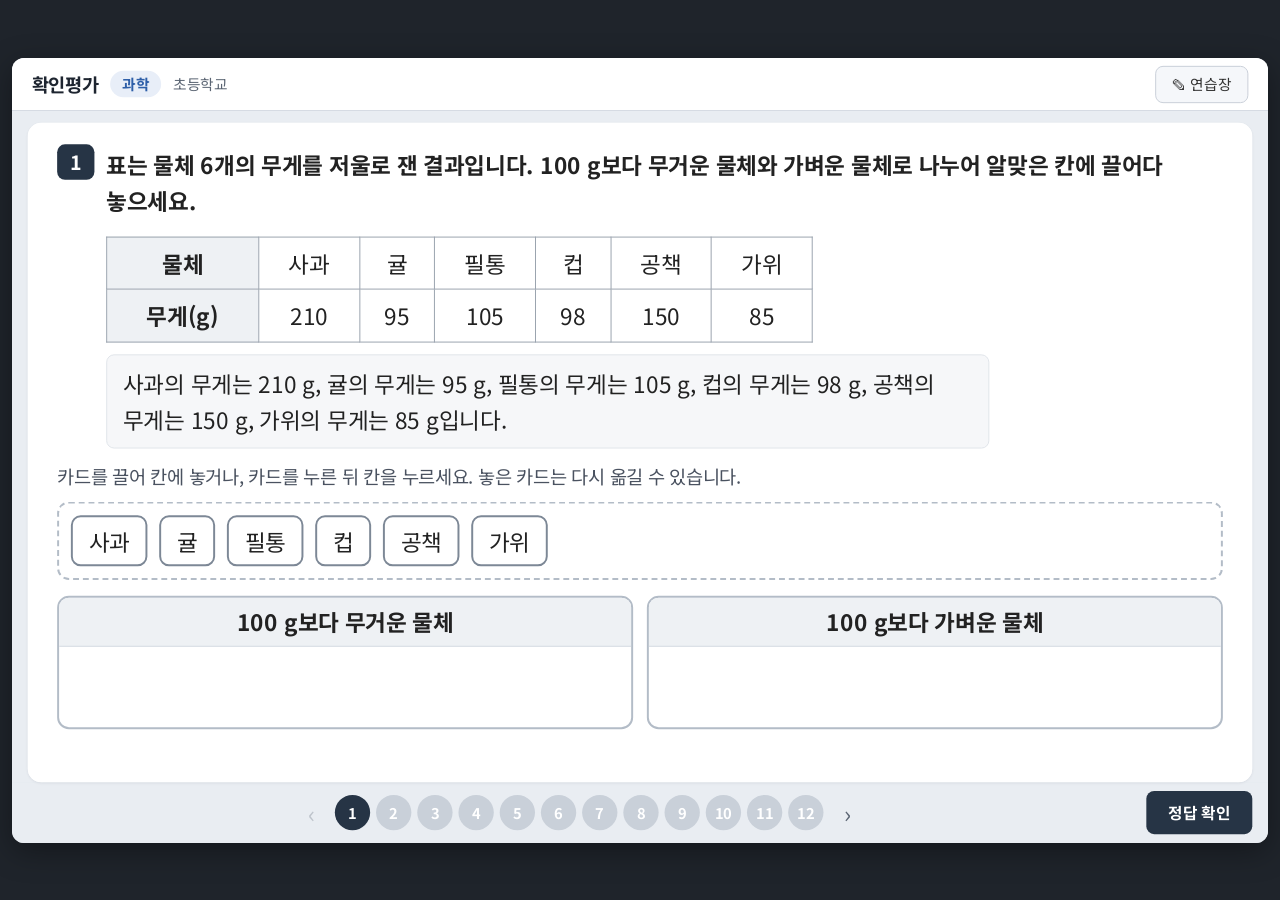
<file: items/index.html>
<!DOCTYPE html>
<html lang="ko">
<head>
<meta charset="utf-8">
<meta name="viewport" content="width=device-width, initial-scale=1">
<title>평정용 디지털 평가 문항</title>
<link rel="preconnect" href="https://fonts.googleapis.com">
<link rel="preconnect" href="https://fonts.gstatic.com" crossorigin>
<link href="https://fonts.googleapis.com/css2?family=Noto+Sans+KR:wght@400;500;700&family=Noto+Serif+KR:wght@400;700&display=swap" rel="stylesheet">
<link rel="stylesheet" href="page.css">
<link rel="stylesheet" href="item.css">
</head>
<body>
<div id="wrap">
  <div id="stage">
    <!-- 1280×800 고정 캔버스 (11인치 태블릿 화면). 창 크기에 맞춰 통째로 확대·축소된다.
         플랫폼 틀과 문항 화면은 runtime.js 가 이 안에 그린다. -->
    <div id="screen"><div id="canvas"></div></div>
  </div>
  <aside id="rpanel" hidden></aside>
</div>
<script src="config.js"></script>
<script src="items.js"></script>
<script src="runtime.js"></script>
<script src="engine.js"></script>
</body>
</html>
</file>
<file: items/item.css>
/* =========================================================
   문항 화면 + 플랫폼 공통 요소 (items/runtime.js 가 그림)
   미리보기(items/index.html)와 평정 조사 화면(/index.html)이 함께 쓴다.
   - .p-* : 플랫폼 공통 요소(연습장·문항 번호·정답 확인) — 평정 대상 아님
   - .it  : 문항 화면 — 평정 대상. 결함이 꺼진 상태가 14개 지표를 모두 충족하는 기본값이다.
   ========================================================= */
.p-frame {
  --sans: 'Noto Sans KR', 'Apple SD Gothic Neo', 'Malgun Gothic', sans-serif;
  --serif: 'Noto Serif KR', 'AppleMyungjo', 'Batang', serif;
  --blue: #2E5FA8;
  --blue-soft: #EAF1FC;
  position: absolute; inset: 0; display: flex; flex-direction: column; background: #DDE3EA;
  font-family: var(--sans); color: #1E2530; word-break: keep-all; text-align: left;
}
.p-frame *, .p-frame *::before, .p-frame *::after { box-sizing: border-box; }
:where(.p-frame) button { font: inherit; color: inherit; }
.p-frame :focus-visible { outline: 3px solid #F59E0B; outline-offset: 2px; }
/* 끄는 동안 손가락을 따라다니는 카드 (문항 화면 밖 body 에 붙음) */
#ghostHost .ghost { font-family: 'Noto Sans KR', 'Apple SD Gothic Neo', 'Malgun Gothic', sans-serif; box-sizing: border-box;
                    position: fixed; z-index: 1000; pointer-events: none; transform-origin: center; color: #1E2530;
                    box-shadow: 0 8px 20px rgba(0, 0, 0, .28); font-size: 23px; }

/* ---------- 플랫폼 공통 요소 (평정 대상 아님) ----------
   위쪽 띠: 평가 이름·교과·학교급·연습장 / 아래쪽 띠: 문항 번호(‹ 1 2 … ›)·정답 확인. 모든 문항에 똑같이 그려진다. */
.p-top { font-family: var(--sans); flex: none; height: 54px; display: flex; align-items: center; gap: 12px; padding: 0 20px;
         background: #fff; border-bottom: 1px solid #D5DBE3; color: #1E2530; }
.p-title { font-size: 19px; font-weight: 700; }
.p-subject { padding: 3px 12px; border-radius: 999px; background: #E8EEF8; color: #2E5FA8; font-weight: 700; font-size: 15px; }
.p-level { font-size: 15px; color: #5B6573; }
.p-tool { margin-left: auto; min-height: 38px; padding: 0 16px; border-radius: 8px; border: 1px solid #C9D0D9;
          background: #F5F7FA; color: #333; font-size: 15px; cursor: pointer; }
.p-tool.on { background: #F59E0B; border-color: #F59E0B; color: #1E2530; font-weight: 700; }
.p-body { flex: 1; min-height: 0; display: flex; padding: 12px 16px 0; background: #E9EDF2; }
.p-main { position: relative; flex: 1; min-width: 0; background: #fff; border-radius: 14px; overflow: hidden;
          box-shadow: 0 1px 3px rgba(20, 30, 45, .08); }
.p-area { position: absolute; inset: 0; }
.p-bottom { flex: none; height: 62px; display: flex; align-items: center; gap: 16px; padding: 0 16px; background: #E9EDF2; }
.p-nums { flex: 1; display: flex; justify-content: center; align-items: center; gap: 6px; }
.p-num, .p-arrow { width: 36px; height: 36px; border-radius: 50%; border: 0; background: #C9D0D9; color: #fff;
                   font-size: 15px; font-weight: 700; cursor: pointer; }
.p-num.done { background: #8EA6C9; }
.p-num.on { background: #263445; }
.p-arrow { background: transparent; color: #5B6573; font-size: 24px; font-weight: 400; }
.p-arrow:disabled { opacity: .3; cursor: default; }
.p-feedback { position: absolute; right: 150px; bottom: 74px; padding: 8px 14px; border-radius: 8px; font-size: 16px;
              background: #263445; color: #fff; pointer-events: none; }
.p-feedback:empty { display: none; }
.p-feedback.ok { background: #1B6B35; }
.p-feedback.no { background: #A33A2B; }
.p-feedback.warn { background: #7A4A00; }
.p-check { flex: none; min-height: 44px; padding: 0 22px; border: 0; border-radius: 8px; background: #263445; color: #fff;
           font-weight: 700; font-size: 16px; cursor: pointer; }
.p-scratch { position: absolute; inset: 0; z-index: 50; background: rgba(255, 253, 235, .55); }
.p-scratch canvas { position: absolute; inset: 0; cursor: crosshair; touch-action: none; }
.p-scratch-bar { position: absolute; top: 10px; right: 10px; display: flex; gap: 8px; align-items: center;
                 padding: 6px 8px 6px 14px; border-radius: 10px; background: #263445; color: #fff; font-size: 15px; }
.p-scratch-bar button { min-height: 36px; padding: 0 12px; border-radius: 7px; border: 0; background: #fff; color: #1E2530; font-size: 15px; cursor: pointer; }


/* =========================================================
   문항 화면 (평정 대상)
   1280×800 캔버스는 11인치 태블릿 화면을 본뜬 것이다. 23px ≈ 실제 화면 약 12pt.
   ========================================================= */
.it {
  --ifs: 23px;
  position: relative; height: 100%; overflow: auto;
  display: flex; flex-direction: column;
  padding: 22px 30px 24px;
  font-size: var(--ifs); line-height: 1.6; color: #222; background: #fff;
}

/* 문두: 맨 위 띠. 아래 선으로 지문·응답과 구분된다 */
.i-stem { flex: none; font-weight: 700; padding: 0 0 14px; margin: 0 0 18px; border-bottom: 2px solid #DDE3EA; }
.i-stem.with-fig { display: flex; align-items: center; justify-content: space-between; gap: 20px; }

/* 두 칸 배치: 왼쪽 지문·자료, 오른쪽 응답 */
.i-cols { flex: 1; min-height: 0; display: grid; grid-template-columns: 1fr 1fr; gap: 28px; align-items: start; }
.i-cols.wide-left { grid-template-columns: 1.15fr 1fr; }

/* 지문·자료 상자 */
.i-data { background: #F7F7F2; border: 1px solid #DEDDD2; border-radius: 10px; padding: 16px 18px; min-width: 0; }
.i-data svg { display: block; width: 100%; height: auto; }
.i-ptext { font-family: var(--serif); text-align: justify; word-break: break-all; }
.i-phead { margin: 0 0 8px; font-weight: 700; text-align: left; }
.i-para { margin: 0; text-indent: 1em; }
.i-ptext.poem { text-align: left; word-break: keep-all; }
.i-ptext.poem p { margin: 0; }
.i-ptext.poem .i-phead { margin-bottom: 10px; }
.i-smark b { font-family: var(--sans); font-weight: 700; }
.i-smark u { text-underline-offset: 5px; }
.i-table { width: 100%; border-collapse: collapse; background: #fff; text-align: center; }
.i-table th, .i-table td { border: 1.5px solid #9AA3AE; padding: 8px 10px; }
.i-table th { background: #EEF1F4; font-weight: 700; }
.i-note { margin: 12px 0 0; }

/* 응답 영역 */
.i-resp { min-width: 0; }
.i-resp.narrow { max-width: 520px; }
.i-guide { margin: 0 0 12px; font-size: 20px; line-height: 1.5; color: #3F4752; }

/* 선택형 */
.i-choices { list-style: none; margin: 0; padding: 0; display: grid; gap: 12px; }
.i-choice { width: 100%; display: flex; gap: 12px; align-items: flex-start; text-align: left;
            padding: 11px 16px; min-height: 58px; border-radius: 10px; border: 2px solid #C5CCD5; background: #fff;
            font-size: inherit; line-height: 1.5; cursor: pointer; }
.i-choice .i-mark { flex: none; font-weight: 700; }
.i-choice.on { border-color: var(--blue); background: var(--blue-soft); box-shadow: inset 0 0 0 1px var(--blue); }
.i-choice.on .i-mark { color: var(--blue); }
.i-choices.num .i-choice { align-items: center; }

/* 분수 */
.frac-wrap { display: inline-flex; align-items: center; gap: 2px; vertical-align: middle; }
.frac { display: inline-flex; flex-direction: column; align-items: center; line-height: 1.15; font-size: .95em; }
.frac > span { padding: 0 4px; }
.frac > span + span { border-top: 2px solid currentColor; }

/* 단답형 */
.i-answer-line { margin: 0; display: flex; align-items: center; gap: 10px; }
.i-input { font: inherit; color: #222; border: 2px solid #8C97A6; border-radius: 8px; background: #fff; padding: 6px 12px; min-height: 52px; }
.i-input:focus { outline: none; border-color: var(--blue); box-shadow: 0 0 0 3px rgba(46, 95, 168, .25); }
.i-input::placeholder { color: #737B86; }
.i-input.num { width: 6em; text-align: center; }
.i-input.word { width: 9em; }
.i-ansbox { border: 2px solid #C5CCD5; border-radius: 10px; padding: 12px 18px 18px; }
.i-ansbox-h { margin: 0 0 6px; font-weight: 700; color: #3F4752; }
.i-ansbox p:last-child { margin: 0; line-height: 2.1; }
.i-input.inline { width: 6.2em; min-height: 48px; margin: 0 6px; padding: 2px 10px; text-align: center;
                  border: 0; border-bottom: 3px solid var(--blue); border-radius: 6px 6px 0 0; background: #F1F6FD; }
/* 7번 결함(hiddenInputBlank): 입력 칸이 본문 괄호 속 빈 자리와 똑같이 보인다. 누르면 바로 쓸 수 있다. */
.i-input.inline.bare { width: 5.5em; margin: 0; padding: 0; min-height: 0; border: 0; background: transparent; box-shadow: none; }

/* 끌어 놓기 */
.i-bank { display: flex; flex-wrap: wrap; gap: 12px; min-height: 78px; padding: 12px;
          border: 2px dashed #B3BCC7; border-radius: 12px; margin-bottom: 16px; }
.i-bins { display: grid; gap: 14px; }
.i-bins.c3 { grid-template-columns: repeat(3, minmax(0, 1fr)); }
.i-bin { border: 2px solid #B3BCC7; border-radius: 12px; overflow: hidden; background: #fff; }
.i-bin-label { background: #EEF1F4; padding: 6px 12px; font-weight: 700; text-align: center; border-bottom: 1px solid #D5DBE2; }
.i-bin-drop { display: flex; flex-wrap: wrap; gap: 10px; min-height: 150px; padding: 12px; align-content: flex-start; }
.i-bank.hot, .i-bin.hot { border-color: var(--blue); background: #F4F8FE; }
.sel-mode .i-bin, .sel-mode .i-bank { border-color: #8FB0E8; }
.i-card { touch-action: none; user-select: none; -webkit-user-select: none;
          min-height: 52px; padding: 8px 16px; border-radius: 10px; border: 2px solid #7D8896; background: #fff;
          font-size: inherit; line-height: 1.4; text-align: left; cursor: grab; }
.i-card.sel { border-color: var(--blue); background: var(--blue-soft); box-shadow: 0 0 0 3px rgba(46, 95, 168, .28); }
.i-card.dragging { opacity: .35; }
/* 8번 결함(dotAfterDrop): 칸 안의 카드는 글자 없이 작은 점으로만 보인다.
   누르는 범위(52×52px)는 그대로라 조작 대상 크기는 충족한다. */
.i-card.as-dot { width: 52px; height: 52px; min-height: 0; padding: 0; border-color: transparent; background: transparent;
                 font-size: 0; position: relative; }
.i-card.as-dot::after { content: ''; position: absolute; left: 50%; top: 50%; width: 14px; height: 14px; margin: -7px 0 0 -7px;
                        border-radius: 50%; background: #5B6573; }
.i-card.as-dot.sel { background: var(--blue-soft); }
/* 분수 카드 */
.frac-bank { justify-content: center; }
.frac-bank .i-card, .i-slots .i-card { font-size: 28px; padding: 6px 22px; }
.i-slots { display: flex; align-items: stretch; gap: 10px; }
.i-slots .i-bin { flex: 1; }
.i-slots .i-bin-drop { min-height: 120px; justify-content: center; align-content: center; }
.i-lt { align-self: center; font-size: 34px; font-weight: 700; color: #3F4752; padding-top: 40px; }

/* 1번 결함(infoTrivia): 풀이에 쓰이지 않는 덧붙임 지식. 평범한 글상자(그림·강조 없음) */
.i-extra { margin-top: 16px; padding: 10px 16px; border-radius: 10px; background: #F3F4F6; border: 1px solid #DCDFE4; }
.i-extra p { margin: 0; }
.i-extra-h { font-size: 20px; color: #4B5563; }

/* 선 잇기 */
.i-match { position: relative; display: grid; grid-template-columns: 1fr 1fr; column-gap: 72px; }
.i-match.tight { grid-template-columns: .7fr 1fr; column-gap: 60px; }
.i-match.solo { max-width: 640px; }
.i-match.wide-right { grid-template-columns: .55fr 1.45fr; column-gap: 90px; max-width: 900px; }
.i-col { display: grid; gap: 14px; align-content: start; }
.i-node { touch-action: none; user-select: none; -webkit-user-select: none;
          position: relative; display: flex; align-items: center; gap: 10px; width: 100%;
          min-height: 60px; padding: 8px 14px; border-radius: 10px; border: 2px solid #C5CCD5; background: #fff;
          cursor: pointer; text-align: left; font-size: inherit; line-height: 1.45; }
/* 점은 상대 칸을 보도록 안쪽 가장자리에 둔다: 왼쪽 칸은 오른쪽 끝, 오른쪽 칸은 왼쪽 끝 */
.i-col.right .i-dot { order: -1; }
.i-node-t { flex: 1; text-align: center; }
.i-dot { flex: none; width: 18px; height: 18px; border-radius: 50%; border: 3px solid #4B5563; background: #fff; }
.i-node.linked .i-dot { background: var(--blue); border-color: var(--blue); }
.i-node.pending { border-color: var(--blue); box-shadow: 0 0 0 3px rgba(46, 95, 168, .28); }
.i-lines { position: absolute; inset: 0; width: 100%; height: 100%; overflow: visible; pointer-events: none; }
.i-lines line { stroke: var(--blue); stroke-width: 4; stroke-linecap: round; }
.i-lines line.hit { stroke: transparent; stroke-width: 22; pointer-events: stroke; cursor: pointer; }
.i-lines line.tmp { stroke-dasharray: 8 7; }

/* 5번: 지문 보기 단추와 팝업.
   팝업은 문두 띠 바로 아래(엔진이 top 을 맞춤)부터 문항 화면 아래 끝까지 덮는다. 문두는 가리지 않는다. */
.i-open { display: inline-flex; align-items: center; min-height: 52px; margin: 0 0 14px; padding: 0 20px;
          border-radius: 10px; border: 2px solid var(--blue); background: #fff; color: var(--blue); font-weight: 700; cursor: pointer; }
.i-pop { position: absolute; left: 0; right: 0; bottom: 0; z-index: 20; background: rgba(30, 37, 48, .45);
         display: flex; align-items: stretch; justify-content: center; padding: 10px 30px 20px; }
.i-pop[hidden] { display: none; }
.i-pop-card { width: 100%; max-width: 820px; background: #fff; border-radius: 12px; padding: 14px 26px 20px;
              overflow-y: auto; box-shadow: 0 10px 30px rgba(0, 0, 0, .25); }
.i-pop-close { display: block; margin: 0 0 8px auto; min-height: 44px; padding: 0 16px; border: 0; border-radius: 8px;
               background: #E5E8EC; cursor: pointer; font-size: 18px; }

/* 4번: 핵심 조건 강조 (결함 없는 판) */
.em-key { font-weight: 700; text-decoration: underline; text-underline-offset: 5px; text-decoration-thickness: 2px; }
/* 4번 결함(overEmphasis): 어구마다 서로 다른 강조. 대비는 모두 4.5:1 이상 */
.i-stem .x1, .i-stem .x2, .i-stem .x3, .i-stem .x4, .i-stem .x5 { font-weight: 700; }
.i-stem .x1 { color: #B42318; }
.i-stem .x2 { color: #1554A8; text-decoration: underline wavy; text-underline-offset: 6px; }
.i-stem .x3 { background: #FFE58A; padding: 0 3px; }
.i-stem .x4 { text-decoration: underline; text-underline-offset: 5px; text-decoration-thickness: 2px; }
.i-stem .x5 { color: #fff; background: #1554A8; padding: 0 5px; border-radius: 4px; }
.i-stem:has(.x1) { font-weight: 400; }

/* 2번 결함(bigMascot): 문두 옆의 큰 정지 캐릭터 */
.i-mascot { flex: none; width: 168px; height: 168px; margin: -8px 0 -6px; }

/* 6번: 모눈 그림 */
.i-figs { display: flex; gap: 24px; align-items: flex-start; justify-content: center; flex-wrap: wrap; }
.i-fig { margin: 0; }
.i-fig figcaption { font-weight: 700; margin-bottom: 4px; }
.i-fig svg { width: auto; }
/* 6번 결함(farApartFigures): (가)는 왼쪽 위, (나)는 오른쪽 아래 */
.i-far { flex: 1; min-height: 0; display: grid; grid-template-columns: 1fr 1fr; grid-template-rows: auto 1fr; gap: 24px 28px; }
.i-far .far-a { grid-column: 1; grid-row: 1; justify-self: start; }
.i-far .far-r { grid-column: 2; grid-row: 1; }
.i-far .far-b { grid-column: 2; grid-row: 2; justify-self: end; align-self: end; }

/* ---------- 24문항 확장 ---------- */
/* 긴 지문: 지문 칸 안에서만 스크롤 (문두·응답 영역은 제자리) */
.i-cols:has(> .scroll) { grid-template-rows: minmax(0, 1fr); }
.i-data.scroll { max-height: 100%; overflow-y: auto; min-height: 0; }
.i-ptext.poem .stanza { margin-top: 1em; }
.i-bins.c2 { grid-template-columns: repeat(2, minmax(0, 1fr)); }
.i-below { margin-top: 18px; }
.i-figs .graph svg { width: 100%; max-width: 400px; height: auto; }
.i-far .graph svg { width: 340px; height: auto; }
.i-far:has(.graph) { gap: 12px 28px; }

/* 그림 칸: 임시 SVG 위에 그림 파일(items/assets)을 덮고, 그 위에 기호·화살표를 덧그린다 */
.i-art { position: relative; width: 100%; overflow: hidden; border-radius: 6px; }
.i-art > svg, .i-art > img { position: absolute; inset: 0; width: 100%; height: 100%; display: block; }
.i-art > img { object-fit: contain; background: #fff; }
.i-icon { width: 44px; height: 44px; object-fit: contain; margin-right: 8px; vertical-align: middle; }
.i-node-t { display: flex; align-items: center; justify-content: center; }

/* M12 지형 그림 잇기 */
.i-match.land { grid-template-columns: 1fr 1fr; column-gap: 110px; max-width: 760px; }
.i-match.land .i-col { gap: 12px; }
.i-match.land .i-col.left .i-node { padding: 6px 10px; }
.i-land { display: flex; align-items: center; gap: 10px; width: 100%; }
.i-land b { flex: none; }
.i-land .i-art { width: 200px; flex: none; }
.i-match.land .i-col.right { align-content: space-around; }

/* 평정 근거 요소 번호 — 평정할 때만 문항 화면 위에 겹쳐 보인다(평정 도구 쪽 표시, 문항 화면의 일부가 아님) */
.p-elnums { position: absolute; inset: 0; z-index: 40; pointer-events: none; }
.p-elnum { position: absolute; min-width: 30px; height: 30px; padding: 0 4px; border-radius: 15px;
           display: flex; align-items: center; justify-content: center;
           background: #E0342B; color: #fff; font: 700 18px/1 'Noto Sans KR', sans-serif;
           box-shadow: 0 0 0 2px #fff, 0 2px 6px rgba(0, 0, 0, .3); }

/* ---------- 실제 디지털 평가 화면에 가깝게 (문항 번호·문두·선택지·좌우 칸) ---------- */
.i-stem { display: flex; align-items: flex-start; gap: 12px; padding: 0; margin: 0 0 18px; border-bottom: 0; }
.i-stem-t { flex: 1; padding-top: 2px; }
.i-qno { flex: none; min-width: 38px; height: 36px; padding: 0 8px; border-radius: 8px; background: #263445; color: #fff;
         display: flex; align-items: center; justify-content: center; font: 700 20px/1 var(--sans); }
.i-stem.with-fig { align-items: center; justify-content: flex-start; }
.i-stem.with-fig .i-mascot { margin-left: auto; }
.i-guide { font-size: 19px; color: #4A5260; margin: 0 0 12px; }

/* 선택지: 원 번호가 붙은 목록 (테두리 상자 없음). 줄 전체가 눌리는 대상이고 줄 높이·간격은 넉넉하게 둔다 */
.i-choices { gap: 6px; }
.i-choice { border: 0; background: transparent; min-height: 54px; padding: 8px 12px; gap: 14px; align-items: center; border-radius: 10px; }
.i-choice:hover { background: #F4F6F9; }
.i-choice .i-mark { width: 34px; height: 34px; border-radius: 50%; border: 2px solid #8C97A6; color: #3F4752;
                    display: flex; align-items: center; justify-content: center; font: 700 18px/1 var(--sans); }
.i-choice.on { background: #EAF1FC; box-shadow: none; }
.i-choice.on .i-mark { background: var(--blue); border-color: var(--blue); color: #fff; }
.i-choice.on .i-ctext { color: #1D3F73; font-weight: 700; }

/* 그림·표 자료 (한 단 배치: 문두 아래, 응답 위) */
.i-data.fig { background: #fff; border: 1px solid #E1E5EA; padding: 12px; margin: 0 0 16px 50px; }
.i-data.fig.fit { max-width: max-content; }
.i-data.fig.table { padding: 0; border: 0; }
.i-table.wide th { background: #EEF1F4; white-space: nowrap; }
.i-choices, .i-resp.narrow, .i-below { margin-left: 50px; }
.i-stem + .i-resp, .i-stem + section.i-resp { margin-left: 50px; }
.i-far { margin-left: 50px; }

/* 국어: 왼쪽 지시문·지문, 세로 구분선, 오른쪽 문두·응답 */
.i-split { flex: 1; min-height: 0; display: grid; grid-template-columns: 1.08fr 1fr; }
.i-pane { min-height: 0; min-width: 0; }
.i-pane.l { display: flex; flex-direction: column; gap: 10px; padding-right: 26px; border-right: 2px solid #D9DEE5; }
.i-pane.r { padding-left: 26px; overflow: hidden; }
.i-pane.r .i-choices, .i-pane.r .i-answer-line, .i-pane.r .i-guide, .i-pane.r .i-match { margin-left: 50px; }
.i-direction { margin: 0; font-weight: 700; flex: none; }
/* 국어 지문 박스: 지시문 아래, 박스 안에서만 스크롤 */
.i-pane.l .i-data { flex: 0 1 auto; min-height: 0; overflow-y: auto; background: #FBFBF8; border: 1.5px solid #CDD3DA;
                    border-radius: 10px; padding: 14px 18px; }
.i-pane.l .i-ptext { font-size: 22px; line-height: 1.85; }
.i-pop-card .i-direction { margin-bottom: 8px; }
.i-match.stack { grid-template-columns: .8fr 1fr; column-gap: 56px; }
.i-match.compact .i-node { min-height: 52px; }
.i-match.compact { max-width: 760px; }
/* 그림과 응답을 나란히 (M03) */
.i-row { display: grid; grid-template-columns: 1fr 1fr; gap: 28px; align-items: start; margin-left: 50px; }
.i-row .i-data.fig { margin: 0; }
.i-row .i-match.compact { column-gap: 48px; }
.i-far .graph svg { width: 300px; }
.i-extra { margin-left: 50px; }
/* 표 + (반복 결함) 막대그래프 나란히, 그 아래 끌어 놓기 칸은 낮게 */
.i-row.rep { grid-template-columns: 1.1fr 1fr; align-items: center; margin-bottom: 12px; }
.i-row.rep .i-data.fig.table { margin: 0; }
.i-row.rep .i-table.wide th, .i-row.rep .i-table.wide td { padding: 6px 6px; font-size: 20px; }
.i-row.rep .i-data.fig svg { display: block; width: 100%; height: auto; max-height: 200px; }
.short-bins .i-bin-drop { min-height: 82px; }
.short-bins .i-bank { min-height: 66px; }
.i-repeat { margin: -4px 0 14px 50px; max-width: 900px; padding: 10px 16px; background: #F6F7F9; border: 1px solid #E1E5EA; border-radius: 8px; }
/* 연습 2 결함(가독성): 선택지 글자가 작고 흐림 — 누르는 줄 높이는 그대로 */
.i-choices.faint .i-ctext { font-size: 15px; color: #A3A9B1; }
.i-choices.faint .i-mark { width: 24px; height: 24px; font-size: 12px; border-color: #C3C8CF; color: #A3A9B1; }
/* 연습 3 결함(조작 대상 크기): 카드가 작고 서로 붙어 있음 — 글자 크기는 그대로 */
.tight-cards .i-bank, .tight-cards .i-bin-drop { gap: 0; padding: 6px; }
.tight-cards .i-card { min-height: 0; padding: 0 3px; border-width: 1px; border-radius: 3px; line-height: 1.2; font-size: 21px; }
</file>
<file: items/page.css>
/* 미리보기 페이지(items/index.html) 전용 — 창 맞추기와 연구자 설정 칸.
   평정 조사 화면(/index.html)은 이 파일을 쓰지 않는다. */
:root {
  --sans: 'Noto Sans KR', 'Apple SD Gothic Neo', 'Malgun Gothic', sans-serif;
  --serif: 'Noto Serif KR', 'AppleMyungjo', 'Batang', serif;
  --blue: #2E5FA8;
  --blue-soft: #EAF1FC;
}
* { box-sizing: border-box; }
html, body { margin: 0; height: 100%; }
body { background: #1F242B; font-family: var(--sans); color: #1E2530; word-break: keep-all; }
button { font: inherit; color: inherit; }
:focus-visible { outline: 3px solid #F59E0B; outline-offset: 2px; }

#wrap { display: flex; height: 100vh; height: 100dvh; }
#stage { flex: 1; min-width: 0; display: flex; align-items: center; justify-content: center; }
#screen { position: relative; overflow: hidden; border-radius: 12px; box-shadow: 0 8px 30px rgba(0, 0, 0, .35); }
#canvas { position: absolute; top: 0; left: 0; width: 1280px; height: 800px; transform-origin: top left; }

/* 연구자 설정 칸 (?panel=1) */
#rpanel { flex: none; width: 360px; overflow-y: auto; background: #fff; padding: 18px 18px 40px; font-size: 14px; line-height: 1.5; }
#rpanel h2 { margin: 0 0 6px; font-size: 18px; }
.rp-note { color: #5B6573; margin: 0 0 12px; }
.rp-btns { display: flex; flex-wrap: wrap; gap: 6px; margin-bottom: 12px; }
.rp-btns button, .rp-go { border: 1px solid #C9D0D9; background: #F7F9FB; border-radius: 6px; padding: 5px 10px; cursor: pointer; }
.rp-list { list-style: none; margin: 0; padding: 0; display: grid; gap: 8px; }
.rp-list li { border: 1px solid #E1E6EC; border-radius: 8px; padding: 8px 10px; }
.rp-list li.cur { border-color: #2E5FA8; background: #F4F8FE; }
.rp-go { font-weight: 700; }
.rp-ind { margin: 6px 0 2px; font-weight: 700; color: #2E5FA8; }
.rp-sw { display: flex; align-items: center; gap: 6px; }
.rp-what { color: #5B6573; font-size: 13px; }
code { font-size: 12px; background: #EEF1F4; padding: 1px 4px; border-radius: 4px; }
.rp-sets button.on { background: #263445; border-color: #263445; color: #fff; font-weight: 700; }
</file>
